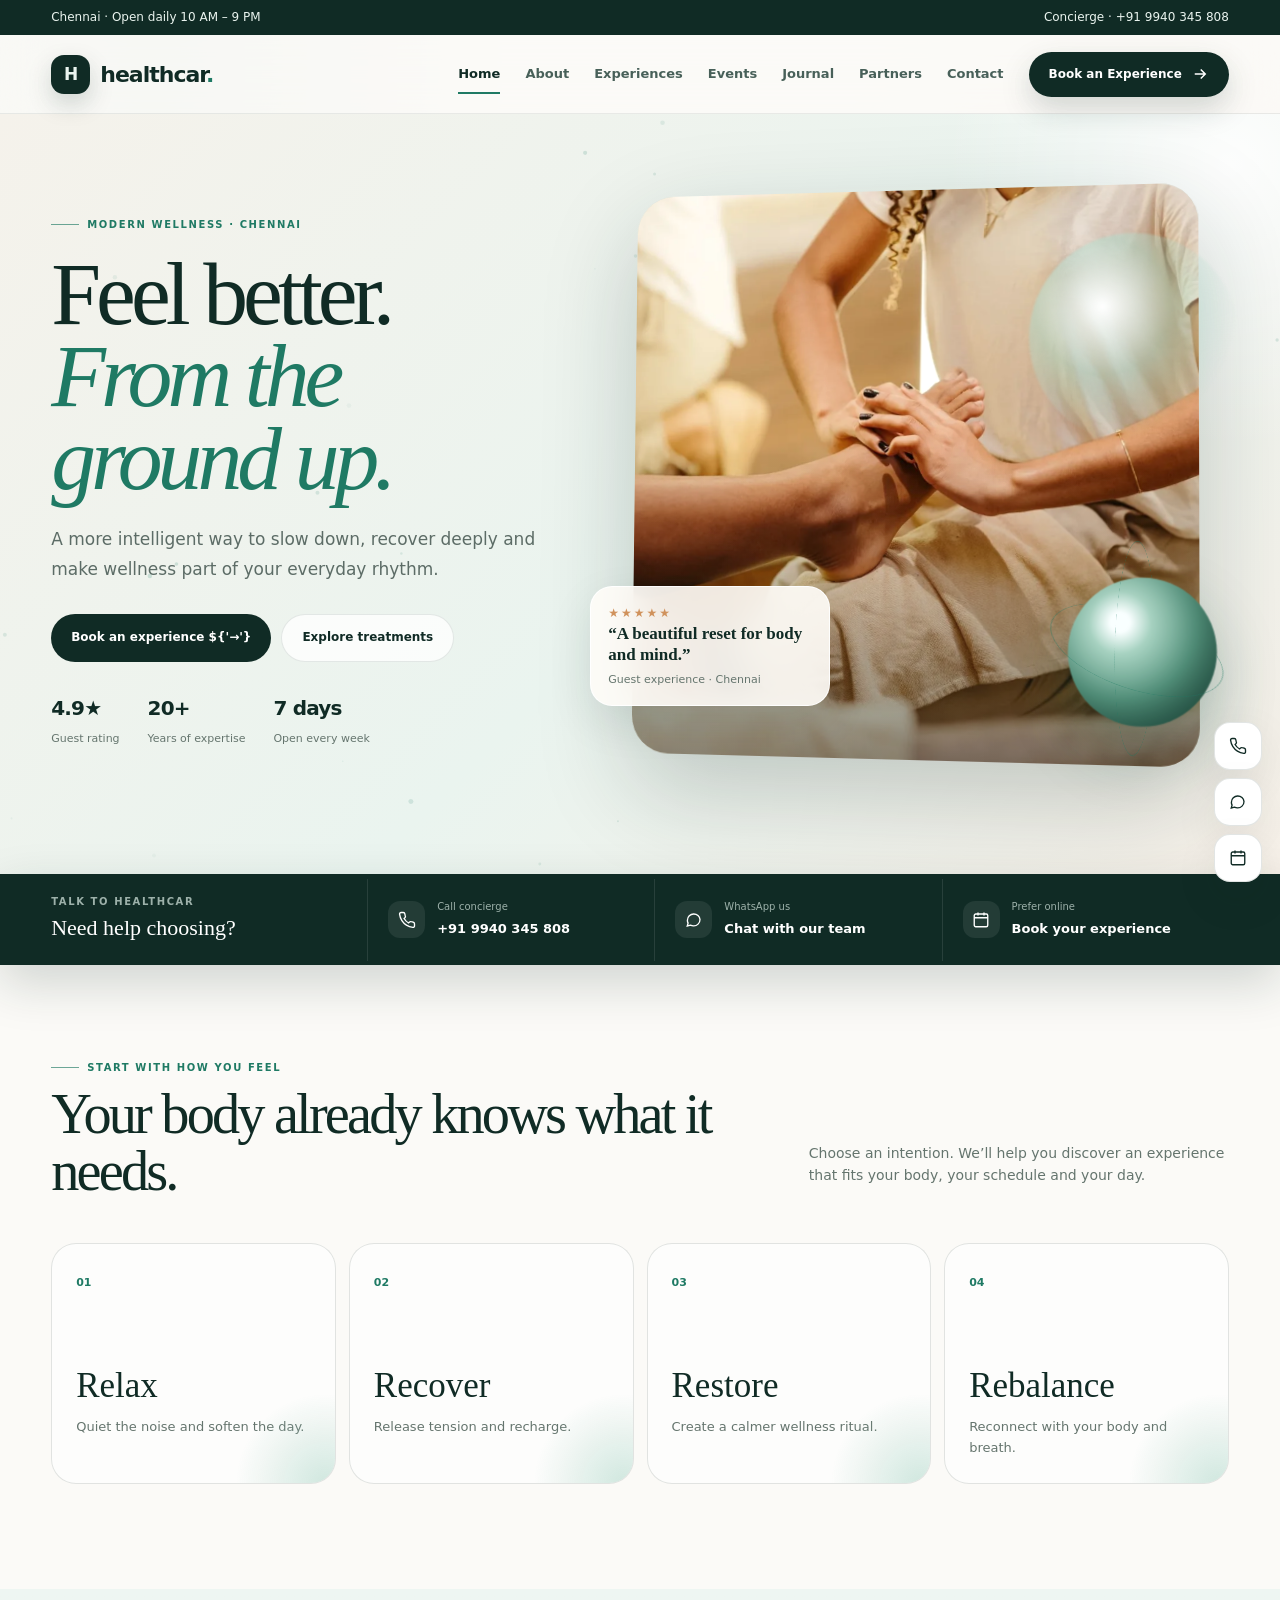
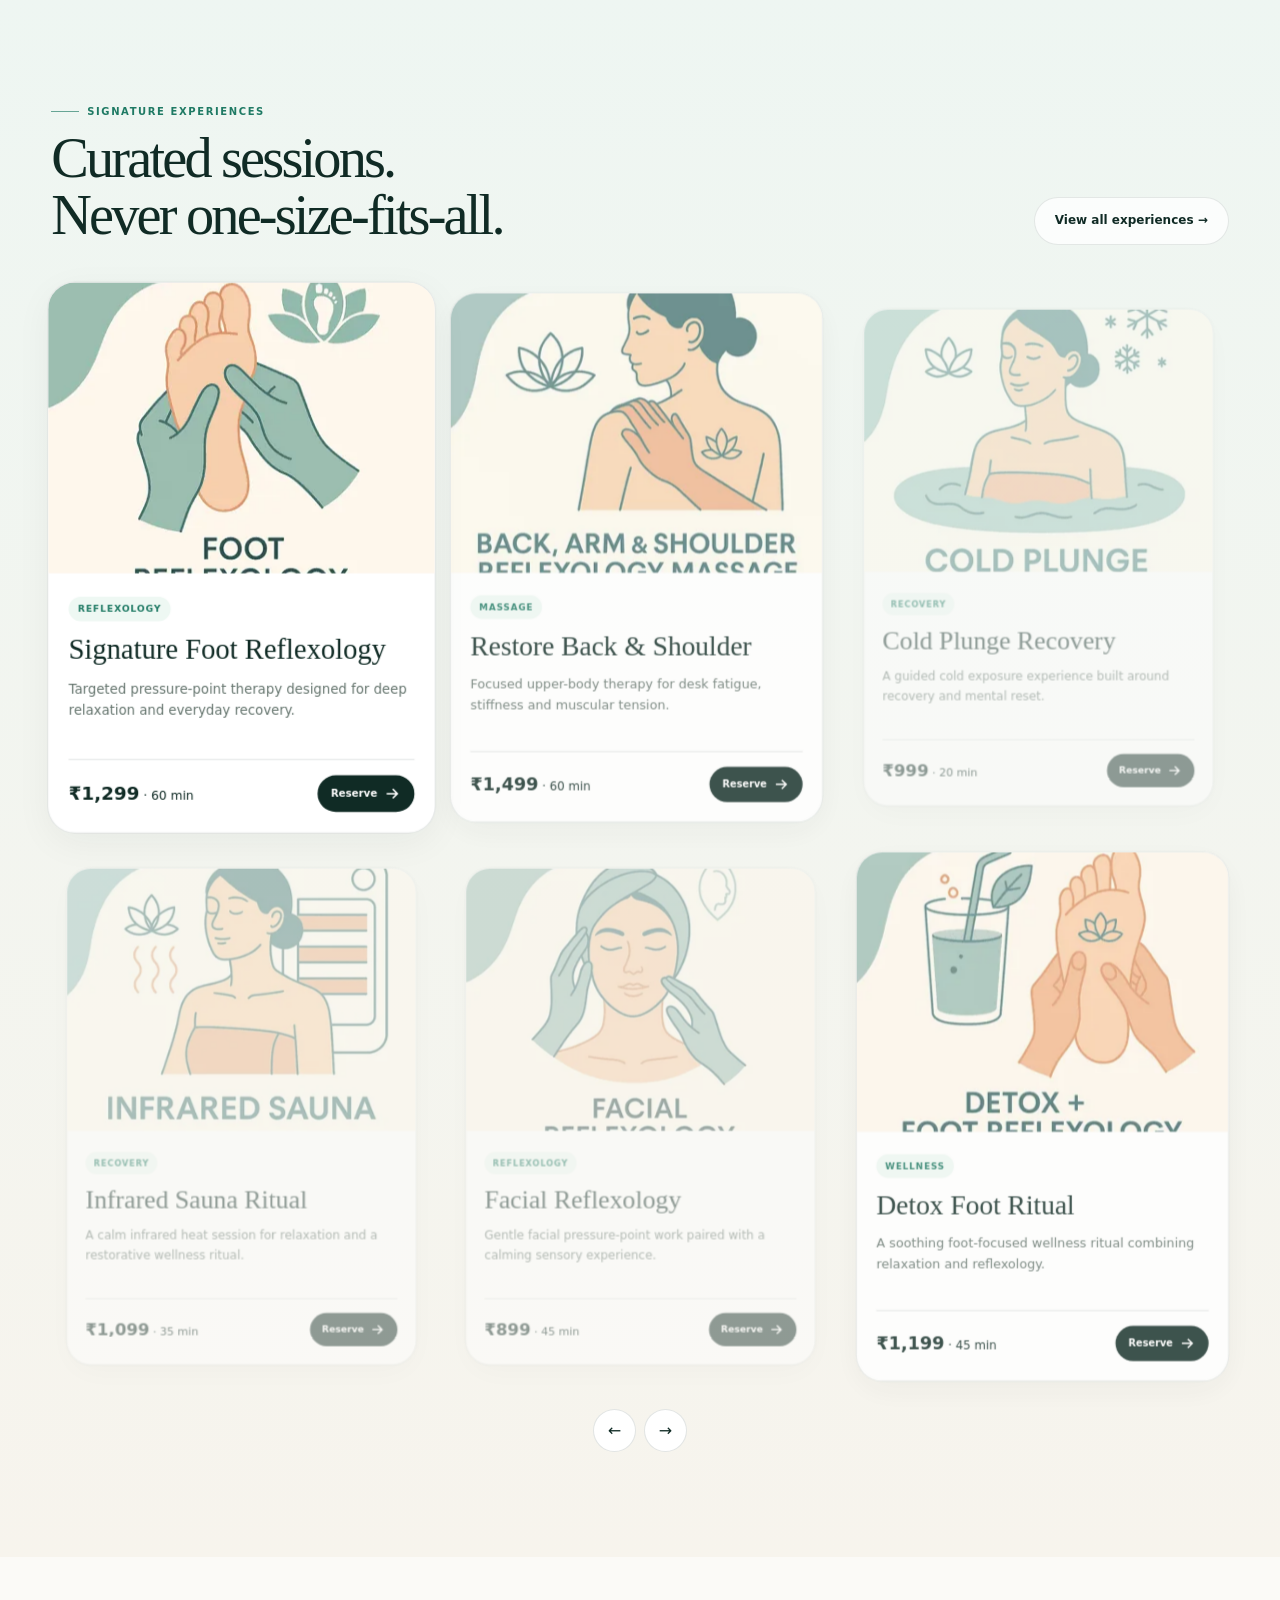
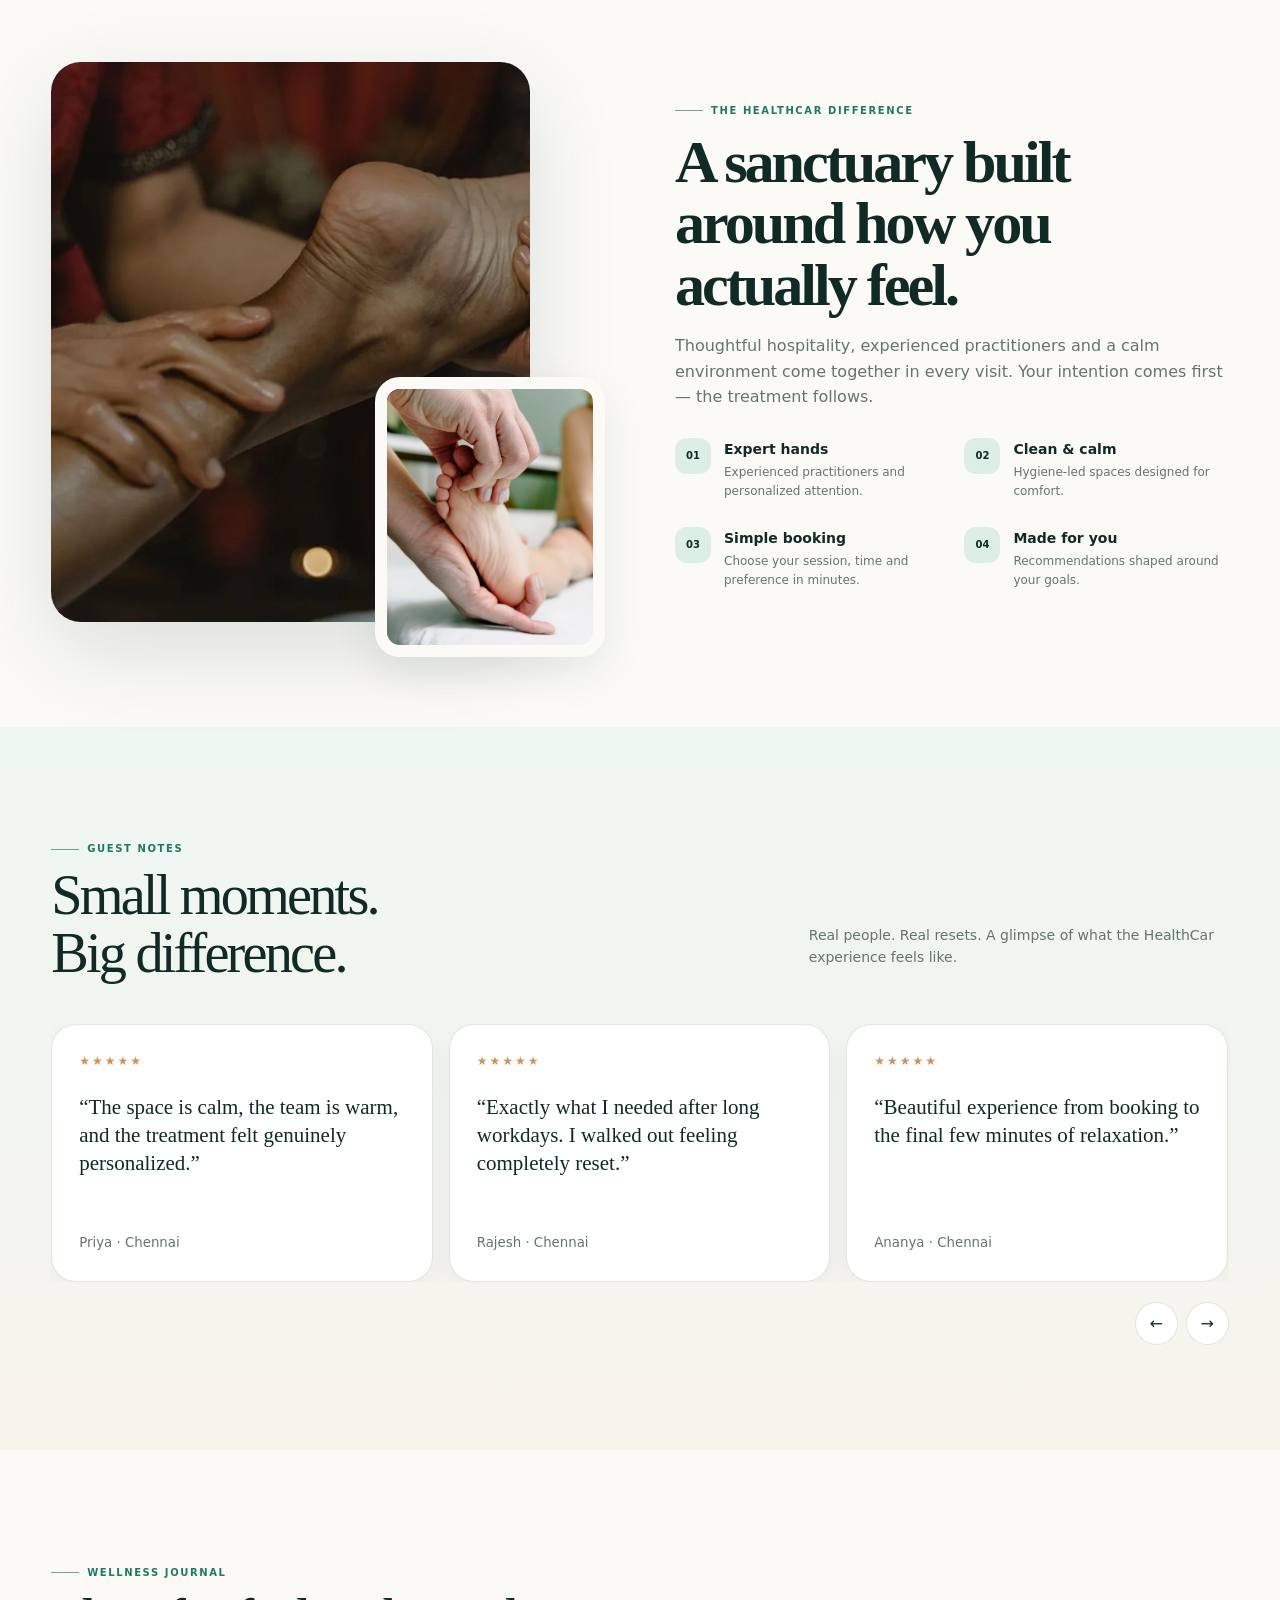
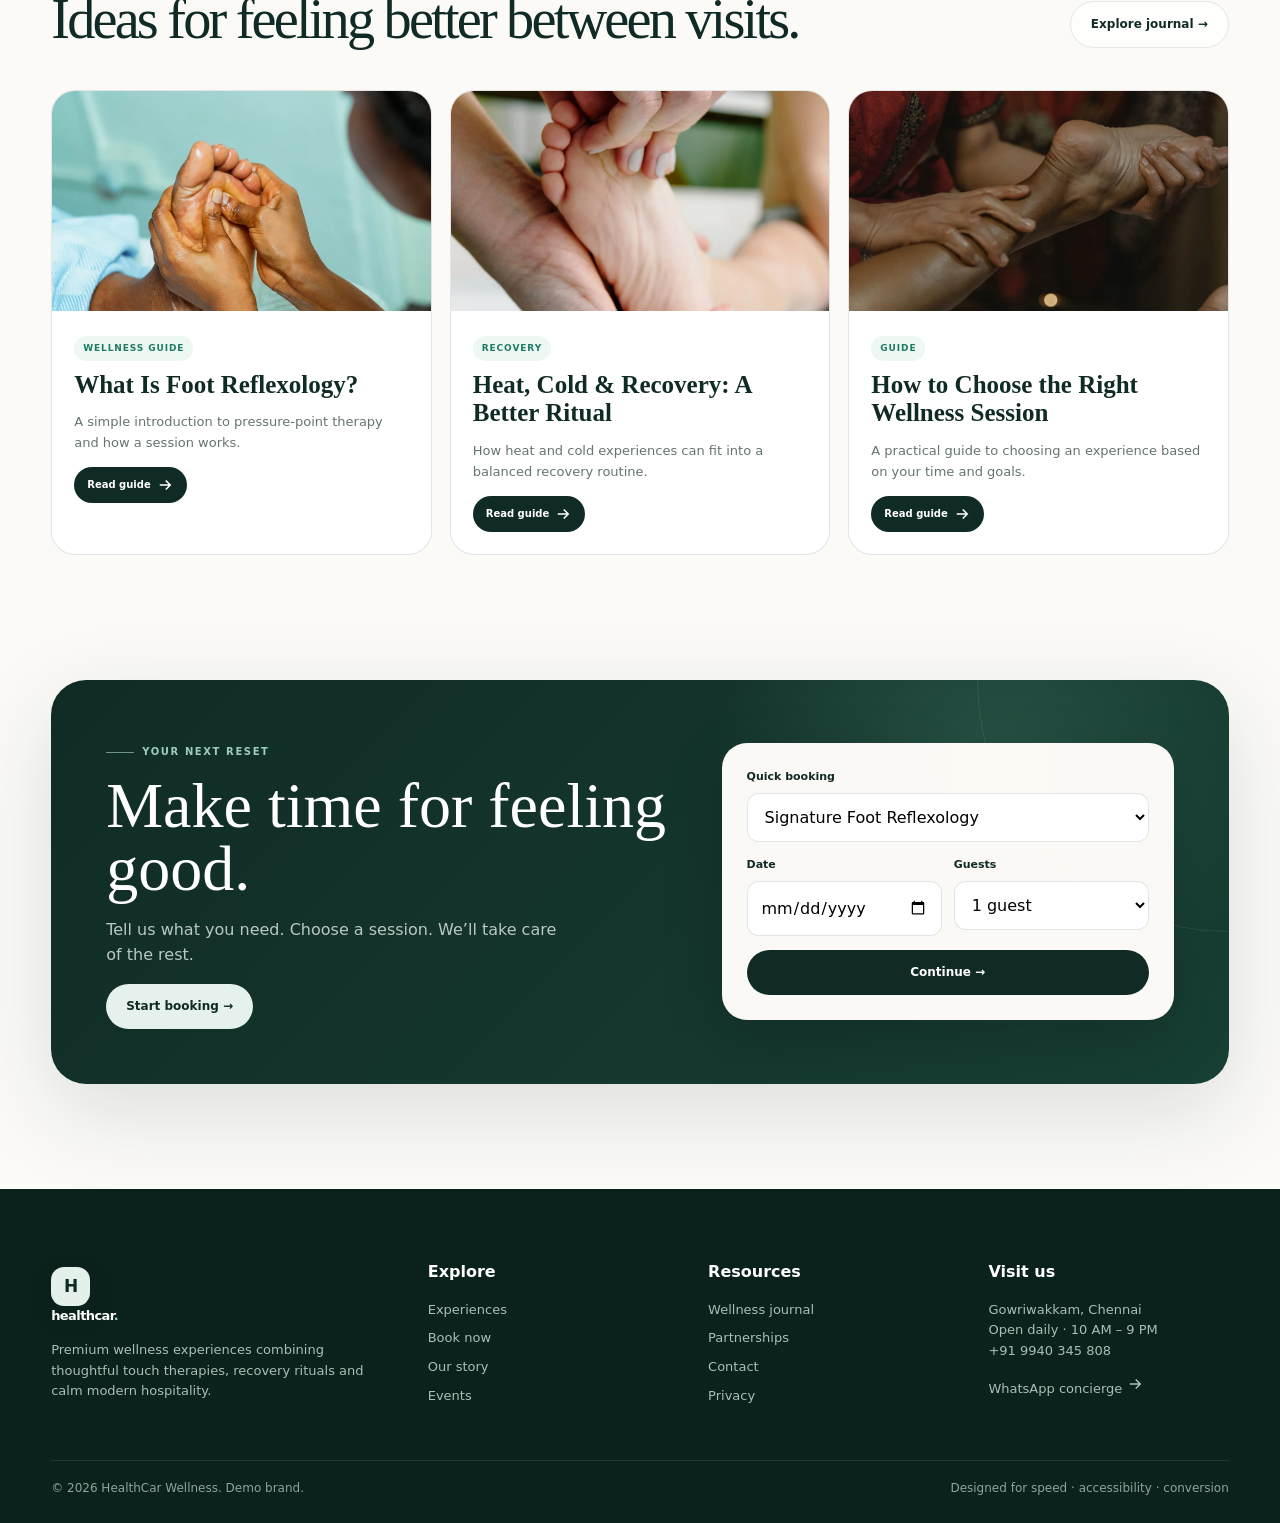
<file: index.html>
<!doctype html>
<html lang="en">
<head>
<meta charset="utf-8"><meta name="viewport" content="width=device-width,initial-scale=1">
<title>HealthCar — Premium Wellness, Recovery & Reflexology</title>
<meta name="description" content="HealthCar creates premium wellness, recovery and reflexology experiences designed around how you feel.">
<link rel="stylesheet" href="css/styles.css">
</head>
<body>
<div id="site-nav"></div>
<main>
<section class="hero">
  <canvas class="hero-particles" aria-hidden="true"></canvas>
  <div class="container hero-grid">
    <div class="hero-copy reveal">
      <span class="eyebrow">Modern wellness · Chennai</span>
      <h1>Feel better.<br><em>From the ground up.</em></h1>
      <p class="lead">A more intelligent way to slow down, recover deeply and make wellness part of your everyday rhythm.</p>
      <div class="actions"><a class="btn btn-primary" href="book.html">Book an experience ${'→'}</a><a class="btn btn-light" href="services.html">Explore treatments</a></div>
      <div class="hero-meta">
        <div class="metric"><strong>4.9★</strong><span>Guest rating</span></div>
        <div class="metric"><strong>20+</strong><span>Years of expertise</span></div>
        <div class="metric"><strong>7 days</strong><span>Open every week</span></div>
      </div>
    </div>
    <div class="hero-visual reveal">
      <div class="hero-media"><img src="assets/pexels-photo-1969597114cd.webp" alt="Premium wellness treatment" fetchpriority="high"></div>
      <div class="hero-glow"></div>
      <div class="orb" aria-hidden="true"><div class="orb-ring"></div><div class="orb-ring r2"></div><div class="orb-core"></div><span class="orb-dot"></span></div>
      <div class="floating-card"><div class="stars">★★★★★</div><strong>“A beautiful reset for body and mind.”</strong><div class="micro">Guest experience · Chennai</div></div>
    </div>
  </div>
</section>
<section class="section" style="padding-top:85px">
 <div class="container">
  <div class="section-head reveal"><div><span class="eyebrow">Start with how you feel</span><h2>Your body already knows what it needs.</h2></div><p>Choose an intention. We’ll help you discover an experience that fits your body, your schedule and your day.</p></div>
  <div class="intent-grid stagger">
   <a class="intent reveal" href="services.html" style="--i:0"><span class="num">01</span><h3>Relax</h3><p>Quiet the noise and soften the day.</p></a>
   <a class="intent reveal" href="services.html" style="--i:1"><span class="num">02</span><h3>Recover</h3><p>Release tension and recharge.</p></a>
   <a class="intent reveal" href="services.html" style="--i:2"><span class="num">03</span><h3>Restore</h3><p>Create a calmer wellness ritual.</p></a>
   <a class="intent reveal" href="services.html" style="--i:3"><span class="num">04</span><h3>Rebalance</h3><p>Reconnect with your body and breath.</p></a>
  </div>
 </div>
</section>
<section class="section alt">
 <div class="container service-stage">
  <div class="section-head reveal"><div><span class="eyebrow">Signature experiences</span><h2>Curated sessions.<br>Never one-size-fits-all.</h2></div><a class="btn btn-light" href="services.html">View all experiences →</a></div>
  <div class="service-carousel" id="home-services"></div>
 </div>
</section>
<section class="section">
 <div class="container story-grid">
  <div class="photo-stack reveal"><img class="main" src="assets/pexels-photo-6188032f6fc.webp" alt="Calm HealthCar wellness room" loading="lazy"><img class="small" src="assets/pexels-photo-6340576884d.webp" alt="Relaxation experience" loading="lazy"></div>
  <div class="reveal"><span class="eyebrow">The HealthCar difference</span><h2 style="font-family:Georgia,serif;font-size:clamp(42px,4.7vw,64px);line-height:1.02;margin:12px 0 18px;letter-spacing:-.05em">A sanctuary built around how you actually feel.</h2><p style="color:var(--muted);max-width:560px">Thoughtful hospitality, experienced practitioners and a calm environment come together in every visit. Your intention comes first — the treatment follows.</p>
   <div class="benefits">
    <div class="benefit"><span class="icon">01</span><div><h4>Expert hands</h4><p>Experienced practitioners and personalized attention.</p></div></div>
    <div class="benefit"><span class="icon">02</span><div><h4>Clean & calm</h4><p>Hygiene-led spaces designed for comfort.</p></div></div>
    <div class="benefit"><span class="icon">03</span><div><h4>Simple booking</h4><p>Choose your session, time and preference in minutes.</p></div></div>
    <div class="benefit"><span class="icon">04</span><div><h4>Made for you</h4><p>Recommendations shaped around your goals.</p></div></div>
   </div>
  </div>
 </div>
</section>
<section class="section alt">
 <div class="container">
  <div class="section-head reveal"><div><span class="eyebrow">Guest notes</span><h2>Small moments.<br>Big difference.</h2></div><p>Real people. Real resets. A glimpse of what the HealthCar experience feels like.</p></div>
  <div class="review-wrap reveal"><div class="review-track">
   <article class="review"><div class="stars">★★★★★</div><p>“The space is calm, the team is warm, and the treatment felt genuinely personalized.”</p><small>Priya · Chennai</small></article>
   <article class="review"><div class="stars">★★★★★</div><p>“Exactly what I needed after long workdays. I walked out feeling completely reset.”</p><small>Rajesh · Chennai</small></article>
   <article class="review"><div class="stars">★★★★★</div><p>“Beautiful experience from booking to the final few minutes of relaxation.”</p><small>Ananya · Chennai</small></article>
   <article class="review"><div class="stars">★★★★★</div><p>“The recommendation was spot on. I did not have to figure out what to book myself.”</p><small>Arun · Chennai</small></article>
   <article class="review"><div class="stars">★★★★★</div><p>“It feels more like a quiet boutique wellness studio than a typical appointment.”</p><small>Meera · Chennai</small></article>
  </div></div>
  <div class="review-controls"><button class="carousel-btn" id="reviewPrev" aria-label="Previous review">←</button><button class="carousel-btn" id="reviewNext" aria-label="Next review">→</button></div>
 </div>
</section>
<section class="section">
 <div class="container">
  <div class="section-head reveal"><div><span class="eyebrow">Wellness journal</span><h2>Ideas for feeling better between visits.</h2></div><a class="btn btn-light" href="blog.html">Explore journal →</a></div>
  <div class="blog-grid" id="home-blog"></div>
 </div>
</section>
<section class="section" style="padding-top:20px">
 <div class="container"><div class="booking reveal">
  <div><span class="eyebrow" style="color:#9bcdbd">Your next reset</span><h2>Make time for feeling good.</h2><p>Tell us what you need. Choose a session. We’ll take care of the rest.</p><a class="btn" style="background:#e5f1ec;color:var(--ink)" href="book.html">Start booking →</a></div>
  <div class="booking-panel"><label>Quick booking</label><select><option>Signature Foot Reflexology</option><option>Restore Back & Shoulder</option><option>Infrared Sauna Ritual</option><option>Cold Plunge Recovery</option></select><div class="row"><div><label>Date</label><input type="date"></div><div><label>Guests</label><select><option>1 guest</option><option>2 guests</option></select></div></div><button class="btn btn-primary" style="width:100%" onclick="location.href='book.html'">Continue →</button></div>
 </div></div>
</section>
</main>
<div id="site-footer"></div>
<script src="js/data.js"></script><script src="js/app.js"></script>
</body></html>
</file>
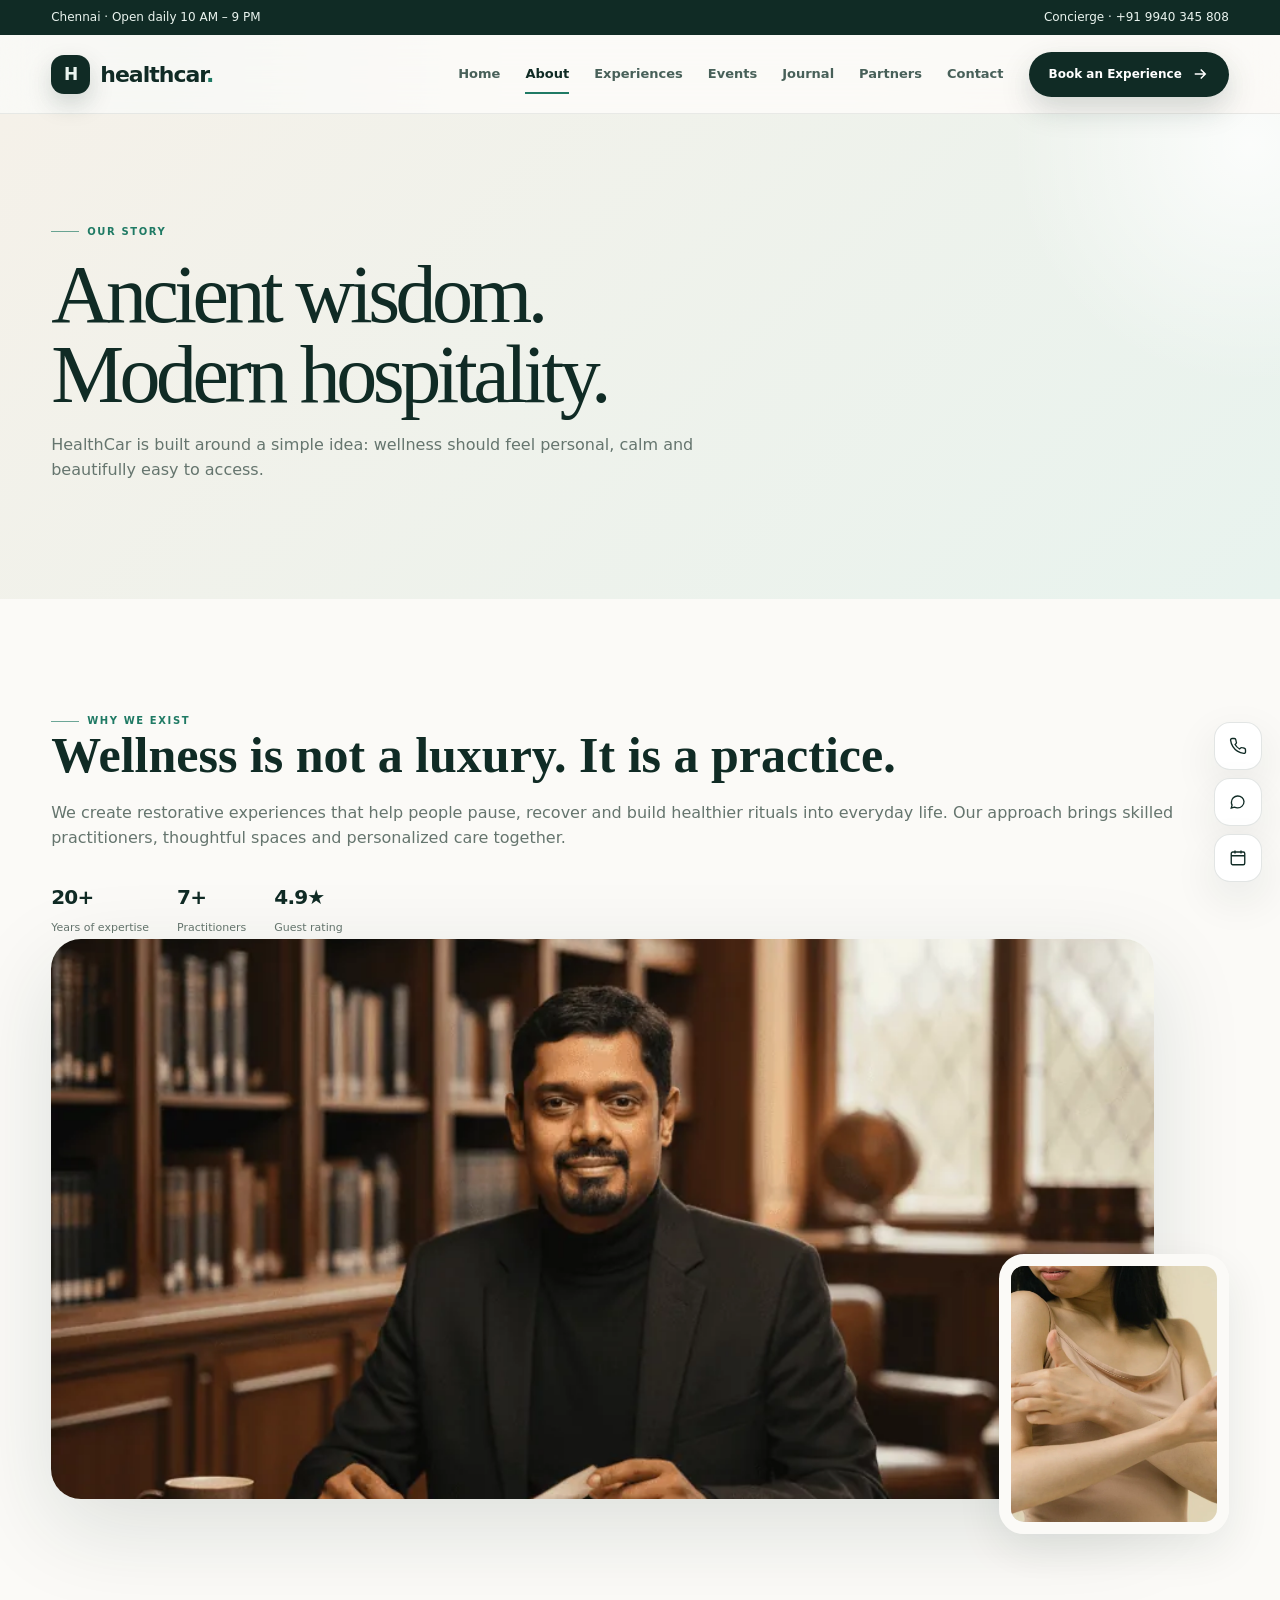
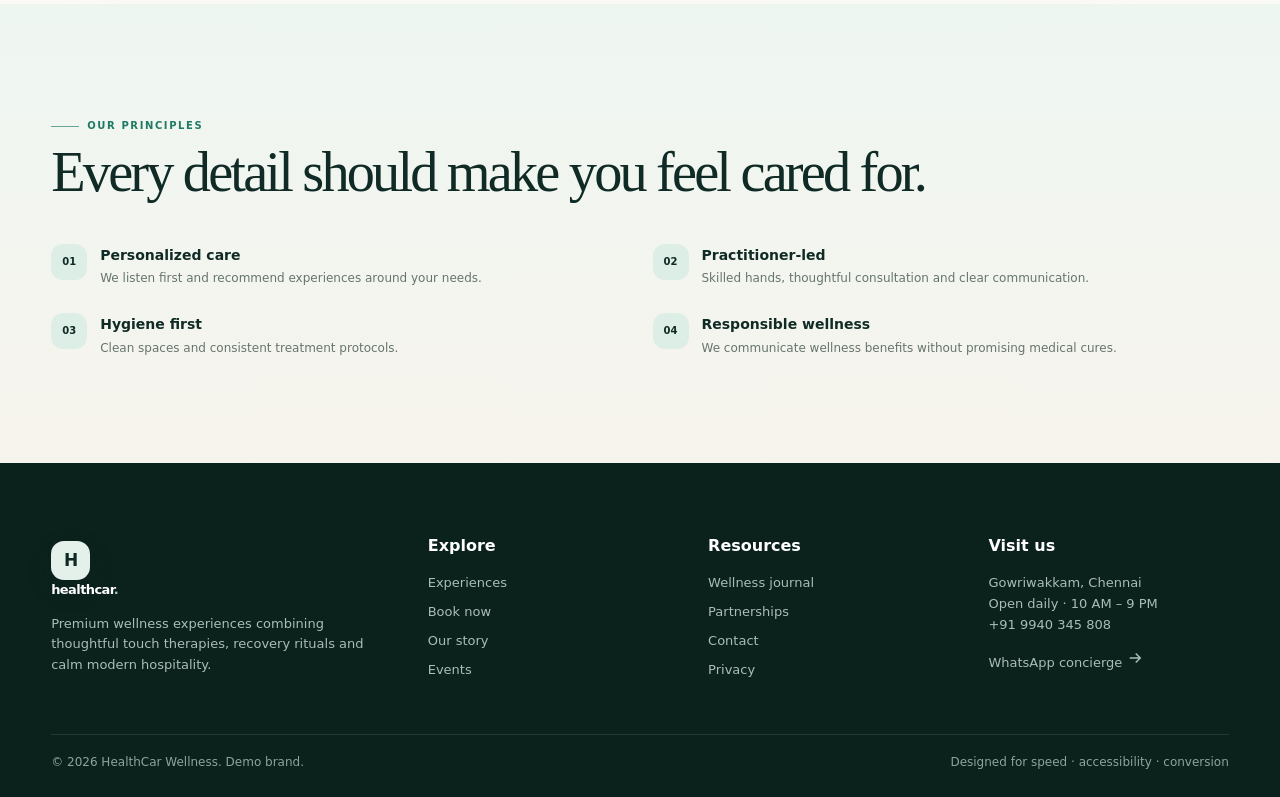
<file: about.html>
<!doctype html><html lang="en"><head><meta charset="utf-8"><meta name="viewport" content="width=device-width,initial-scale=1"><title>About HealthCar — Our Story</title><meta name="description" content="Learn about HealthCar's approach to modern wellness, personalized care and restorative experiences."><link rel="stylesheet" href="css/styles.css"></head><body><div id="site-nav"></div><section class="page-hero"><div class="container"><span class="eyebrow">Our story</span><h1>Ancient wisdom.<br>Modern hospitality.</h1><p>HealthCar is built around a simple idea: wellness should feel personal, calm and beautifully easy to access.</p></div></section><section class="section"><div class="container split"><div class="reveal"><span class="eyebrow">Why we exist</span><h2 style="font-family:'Playfair Display',serif;font-size:50px;line-height:1.05;margin:0 0 18px">Wellness is not a luxury. It is a practice.</h2><p style="color:var(--muted)">We create restorative experiences that help people pause, recover and build healthier rituals into everyday life. Our approach brings skilled practitioners, thoughtful spaces and personalized care together.</p><div class="hero-meta"><div class="metric"><strong>20+</strong><span>Years of expertise</span></div><div class="metric"><strong>7+</strong><span>Practitioners</span></div><div class="metric"><strong>4.9★</strong><span>Guest rating</span></div></div></div><div class="photo-stack reveal"><img class="main" src="assets/d63hc2cq_DrAjay7c47.webp" alt="Wellness practitioner" loading="lazy"><img class="small" src="assets/pexels-photo-97746153ee5.webp" alt="Wellness environment" loading="lazy"></div></div></section><section class="section alt"><div class="container"><div class="section-head"><div><span class="eyebrow">Our principles</span><h2>Every detail should make you feel cared for.</h2></div></div><div class="benefits"><div class="benefit"><span class="icon">01</span><div><h4>Personalized care</h4><p>We listen first and recommend experiences around your needs.</p></div></div><div class="benefit"><span class="icon">02</span><div><h4>Practitioner-led</h4><p>Skilled hands, thoughtful consultation and clear communication.</p></div></div><div class="benefit"><span class="icon">03</span><div><h4>Hygiene first</h4><p>Clean spaces and consistent treatment protocols.</p></div></div><div class="benefit"><span class="icon">04</span><div><h4>Responsible wellness</h4><p>We communicate wellness benefits without promising medical cures.</p></div></div></div></div></section><div id="site-footer"></div><script src="js/data.js"></script><script src="js/app.js"></script></body></html>
</file>
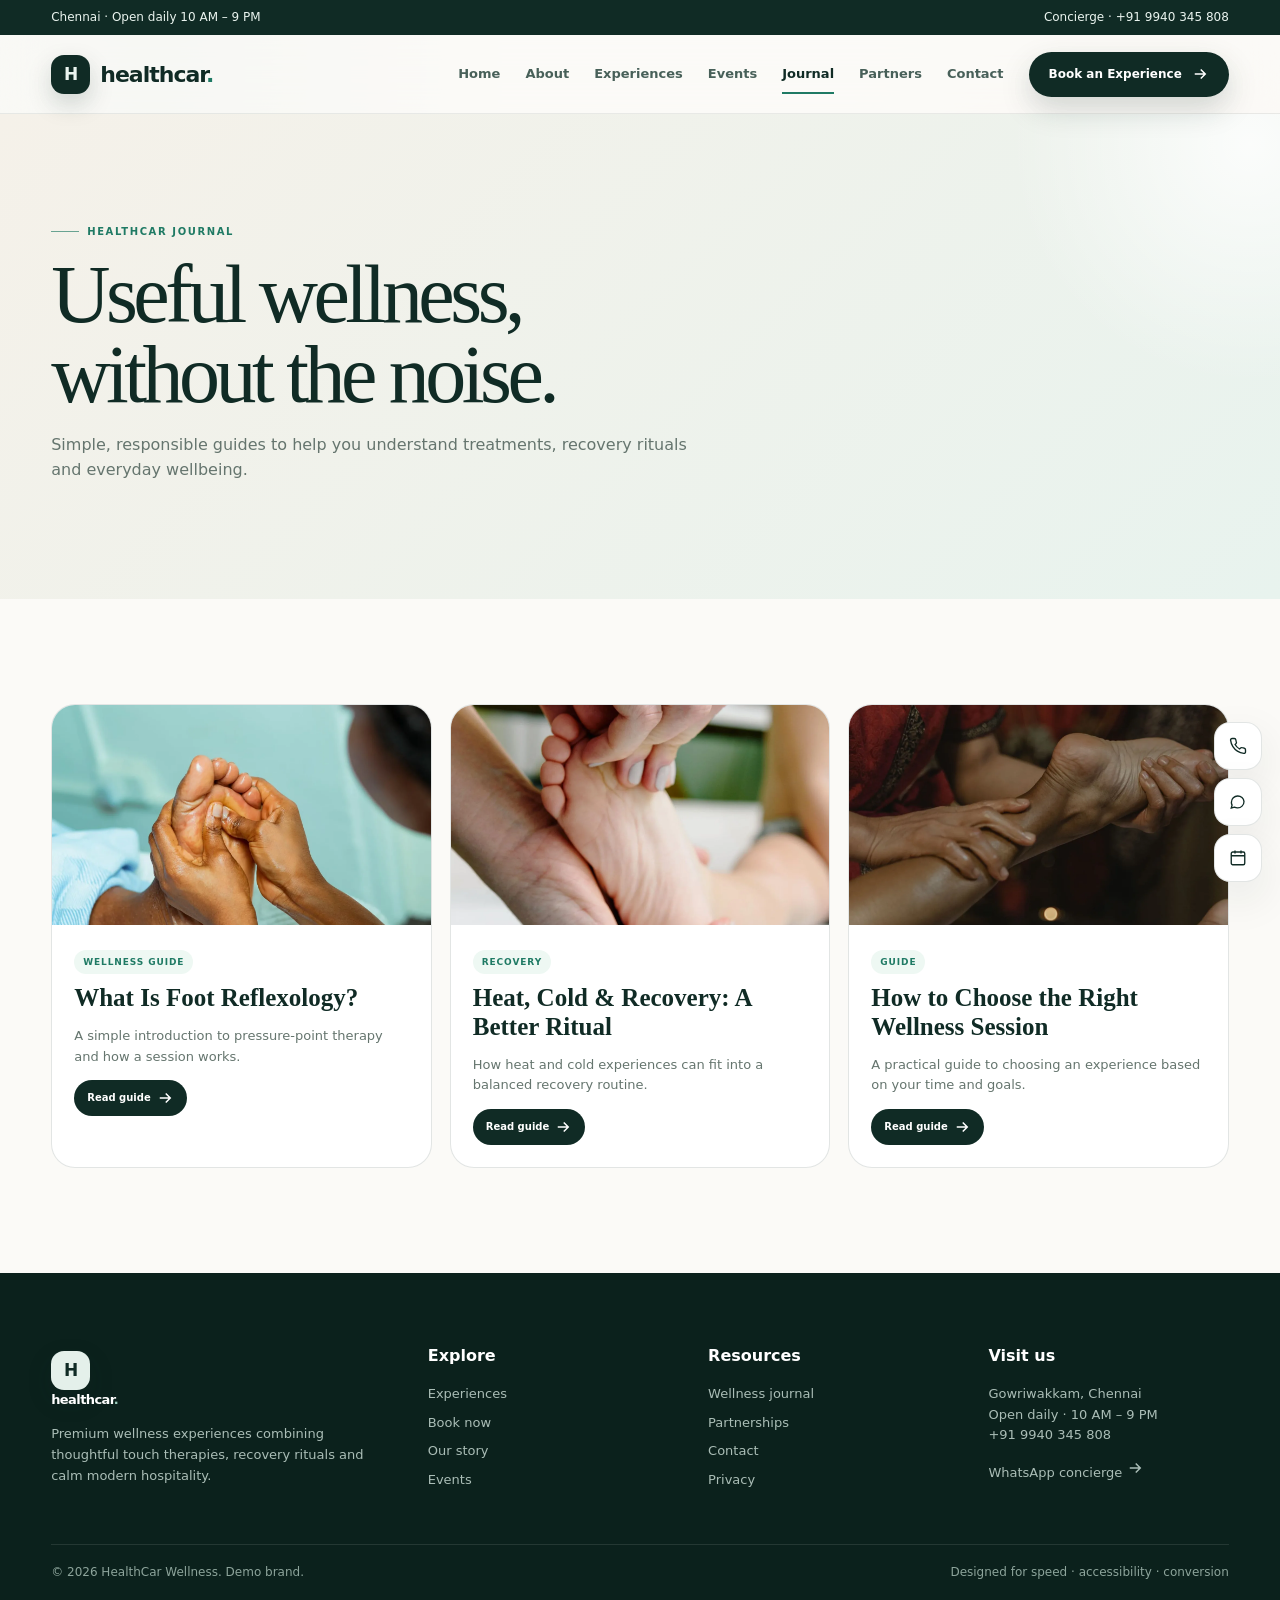
<file: blog.html>
<!doctype html><html lang="en"><head><meta charset="utf-8"><meta name="viewport" content="width=device-width,initial-scale=1"><title>Journal — HealthCar</title><meta name="description" content="Practical wellness guides from HealthCar covering reflexology, recovery and self-care."><link rel="stylesheet" href="css/styles.css"></head><body><div id="site-nav"></div><section class="page-hero"><div class="container"><span class="eyebrow">HealthCar journal</span><h1>Useful wellness,<br>without the noise.</h1><p>Simple, responsible guides to help you understand treatments, recovery rituals and everyday wellbeing.</p></div></section><section class="section"><div class="container"><div class="blog-grid" id="blog-list"></div></div></section><div id="site-footer"></div><script src="js/data.js"></script><script src="js/app.js"></script></body></html>
</file>
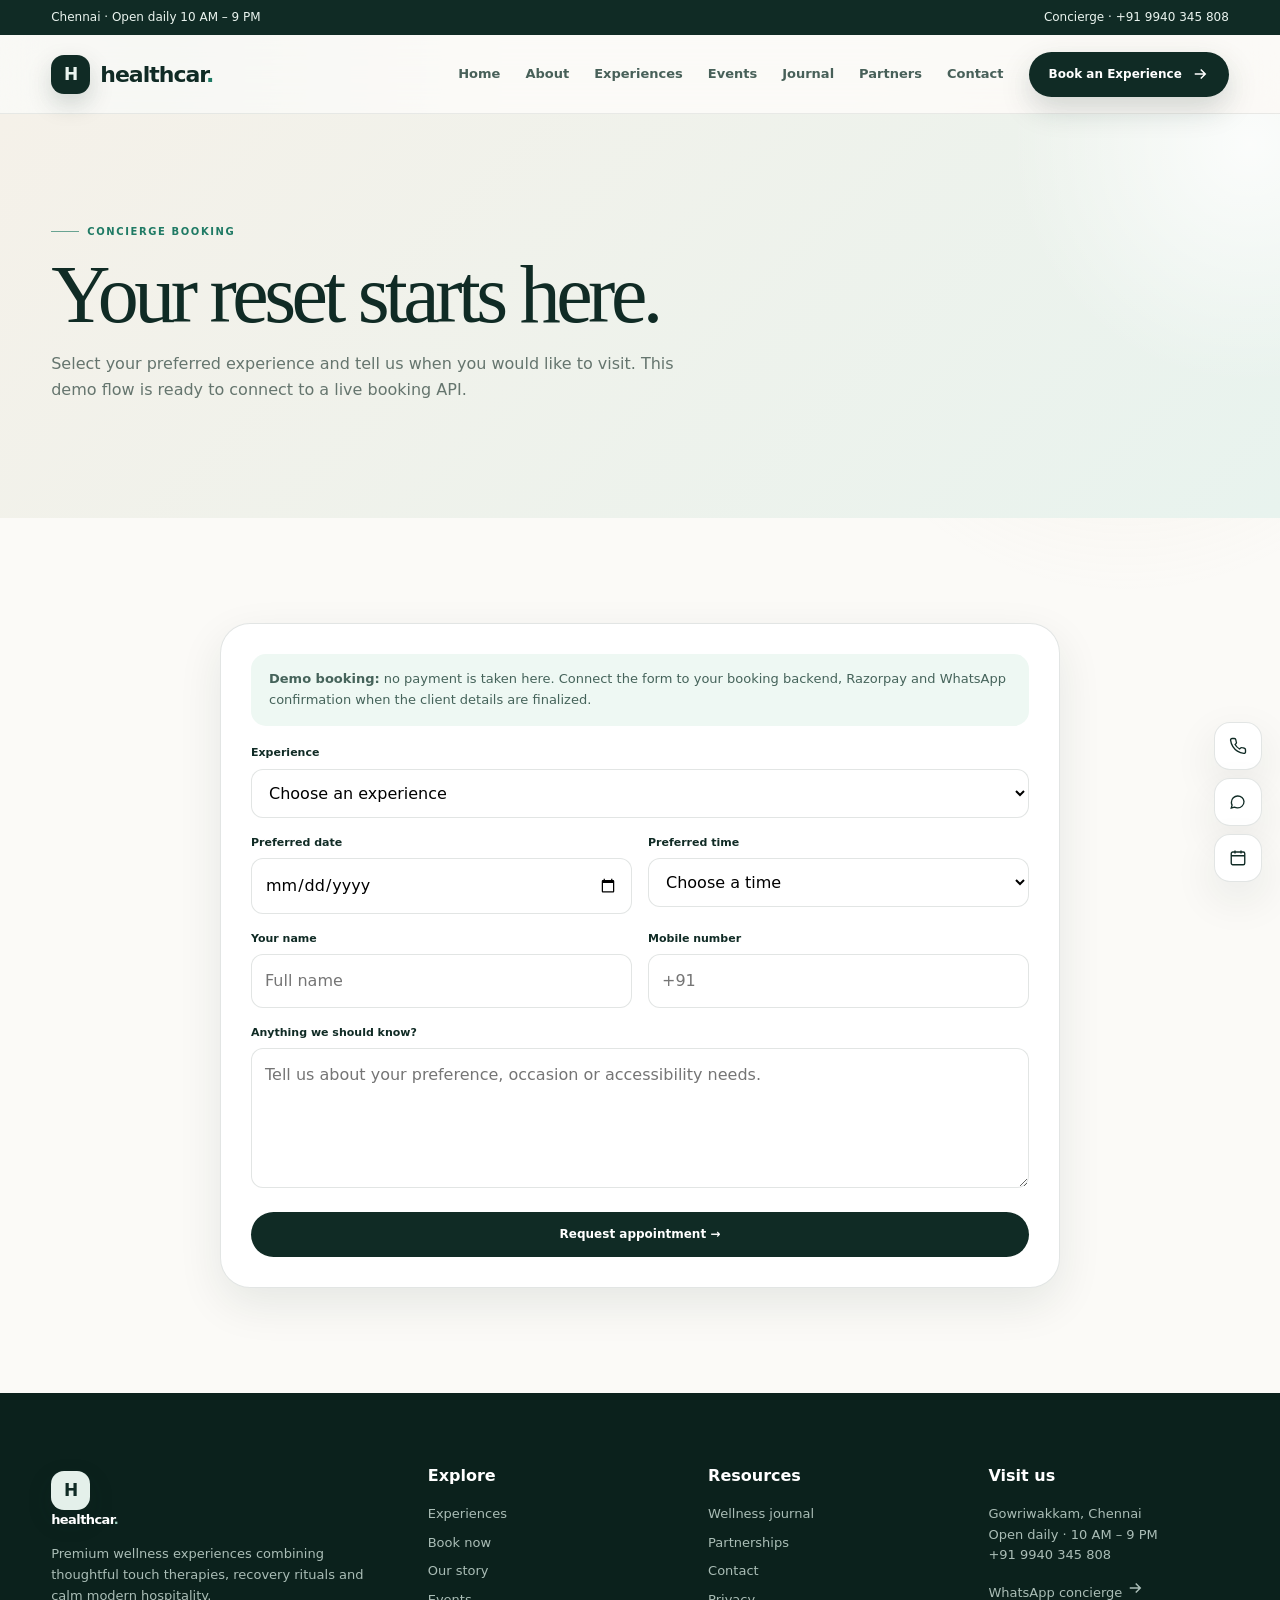
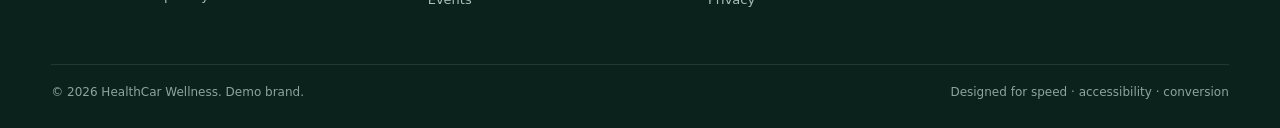
<file: book.html>
<!doctype html><html lang="en"><head><meta charset="utf-8"><meta name="viewport" content="width=device-width,initial-scale=1"><title>Book an Experience — HealthCar</title><meta name="description" content="Book a HealthCar wellness experience in Chennai."><link rel="stylesheet" href="css/styles.css"></head><body><div id="site-nav"></div><section class="page-hero"><div class="container"><span class="eyebrow">Concierge booking</span><h1>Your reset starts here.</h1><p>Select your preferred experience and tell us when you would like to visit. This demo flow is ready to connect to a live booking API.</p></div></section><section class="section"><div class="container"><form class="form-card" id="booking-form"><div class="notice"><strong>Demo booking:</strong> no payment is taken here. Connect the form to your booking backend, Razorpay and WhatsApp confirmation when the client details are finalized.</div><div class="form-grid"><div class="form-group full"><label>Experience</label><select id="service" required></select></div><div class="form-group"><label>Preferred date</label><input type="date" required></div><div class="form-group"><label>Preferred time</label><select required><option value="">Choose a time</option><option>10:00 AM</option><option>11:30 AM</option><option>1:00 PM</option><option>3:00 PM</option><option>5:00 PM</option><option>7:00 PM</option></select></div><div class="form-group"><label>Your name</label><input placeholder="Full name" required></div><div class="form-group"><label>Mobile number</label><input type="tel" placeholder="+91" required></div><div class="form-group full"><label>Anything we should know?</label><textarea placeholder="Tell us about your preference, occasion or accessibility needs."></textarea></div><div class="full"><button class="btn btn-primary" style="width:100%">Request appointment →</button></div></div></form></div></section><div id="site-footer"></div><script src="js/data.js"></script><script src="js/app.js"></script></body></html>
</file>
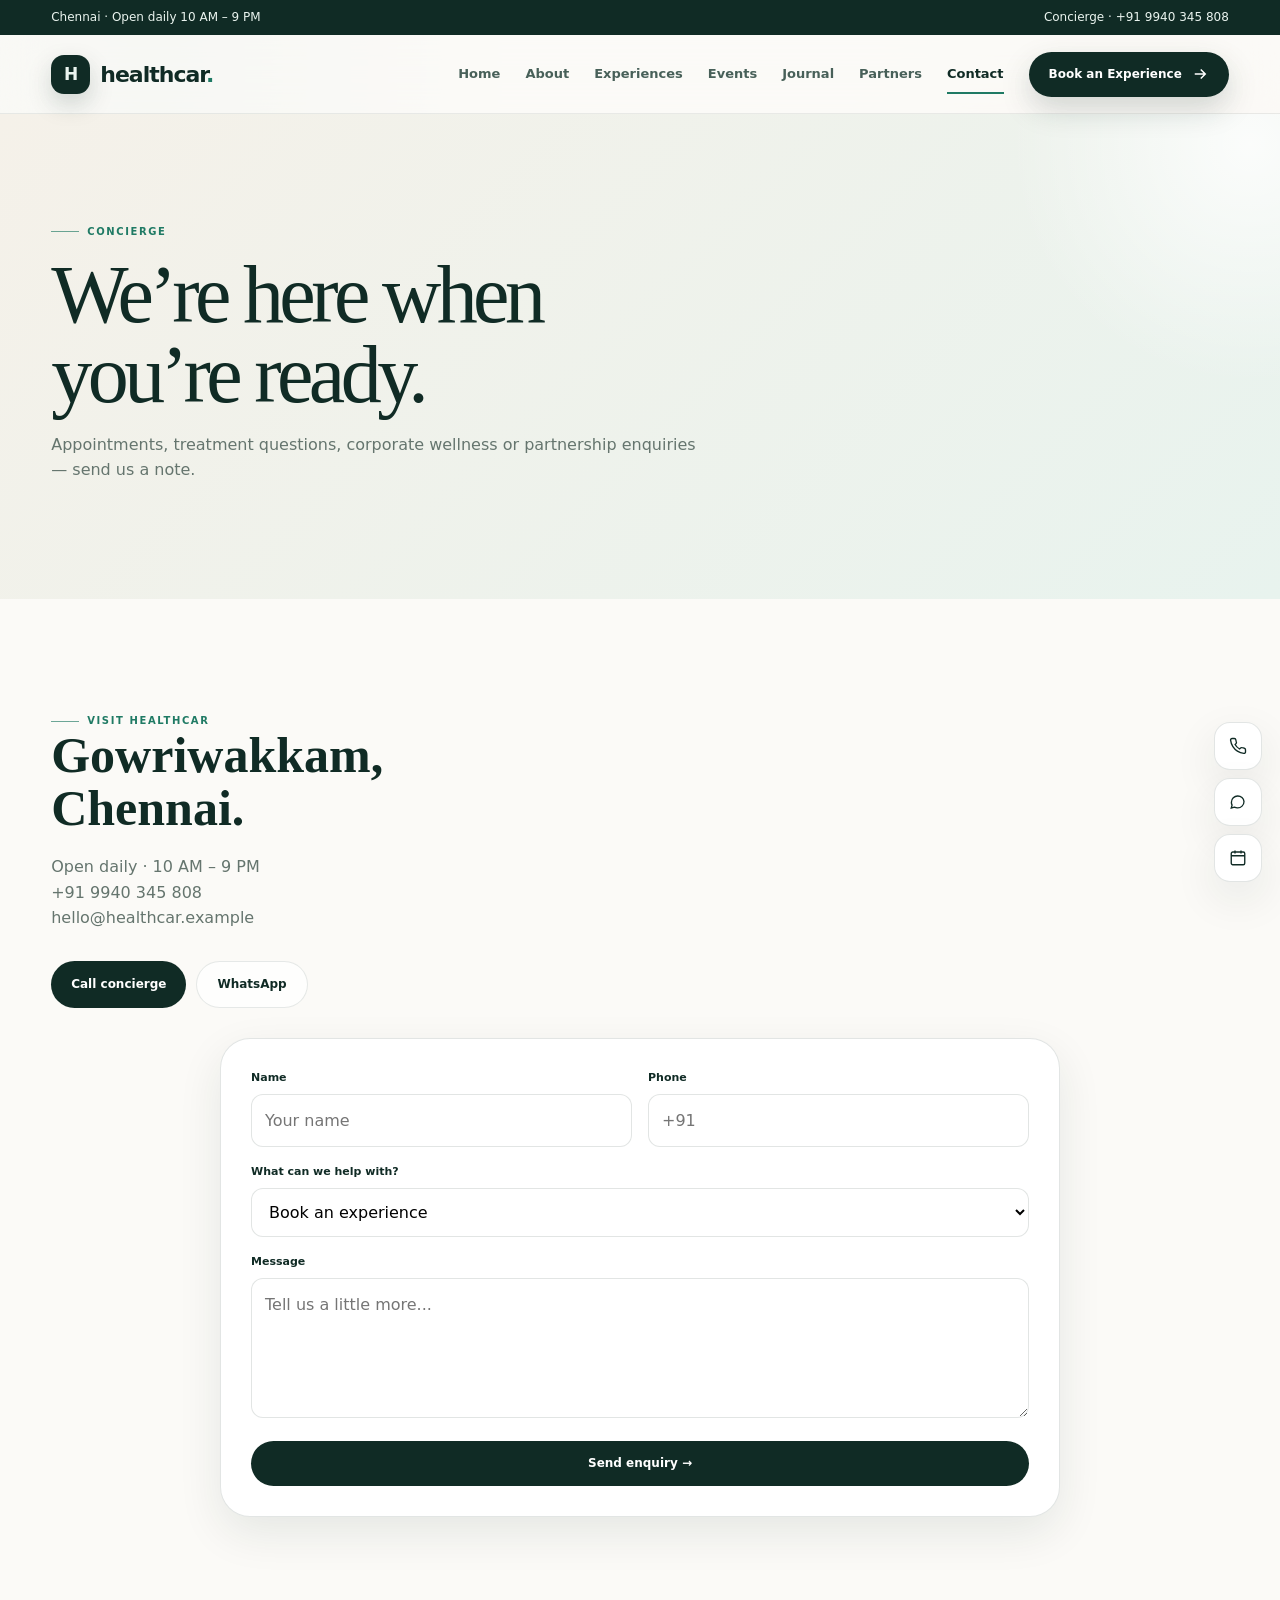
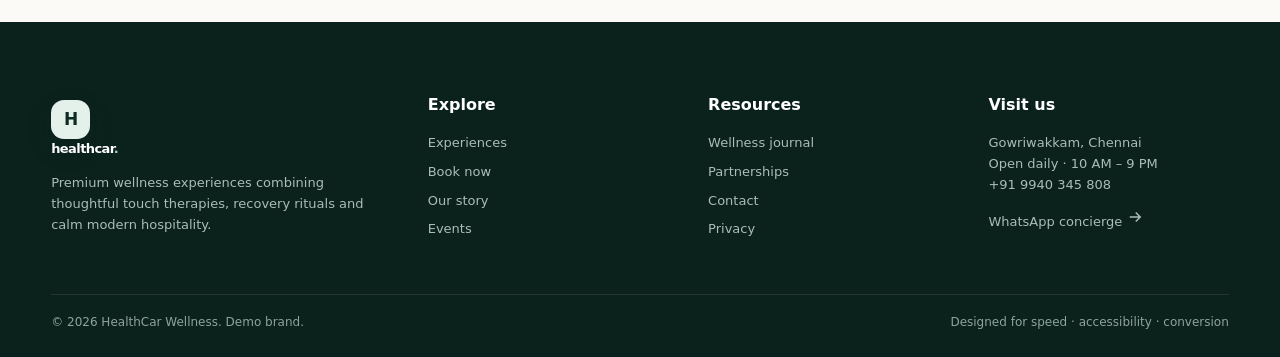
<file: contact.html>
<!doctype html><html lang="en"><head><meta charset="utf-8"><meta name="viewport" content="width=device-width,initial-scale=1"><title>Contact — HealthCar</title><meta name="description" content="Contact HealthCar wellness studio in Chennai for appointments, partnerships and enquiries."><link rel="stylesheet" href="css/styles.css"></head><body><div id="site-nav"></div><section class="page-hero"><div class="container"><span class="eyebrow">Concierge</span><h1>We’re here when<br>you’re ready.</h1><p>Appointments, treatment questions, corporate wellness or partnership enquiries — send us a note.</p></div></section><section class="section"><div class="container split"><div><span class="eyebrow">Visit HealthCar</span><h2 style="font-family:'Playfair Display',serif;font-size:50px;line-height:1.05;margin:0 0 20px">Gowriwakkam,<br>Chennai.</h2><p style="color:var(--muted)">Open daily · 10 AM – 9 PM<br>+91 9940 345 808<br>hello@healthcar.example</p><div class="actions"><a class="btn btn-primary" href="tel:+919940345808">Call concierge</a><a class="btn btn-light" href="https://wa.me/919940345808">WhatsApp</a></div></div><form class="form-card" id="contact-form"><div class="form-grid"><div class="form-group"><label>Name</label><input required placeholder="Your name"></div><div class="form-group"><label>Phone</label><input required placeholder="+91"></div><div class="form-group full"><label>What can we help with?</label><select><option>Book an experience</option><option>Ask about treatments</option><option>Corporate wellness</option><option>Partnership</option></select></div><div class="form-group full"><label>Message</label><textarea placeholder="Tell us a little more..."></textarea></div><div class="full"><button class="btn btn-primary" style="width:100%">Send enquiry →</button></div></div></form></div></section><div id="site-footer"></div><script src="js/data.js"></script><script src="js/app.js"></script></body></html>
</file>
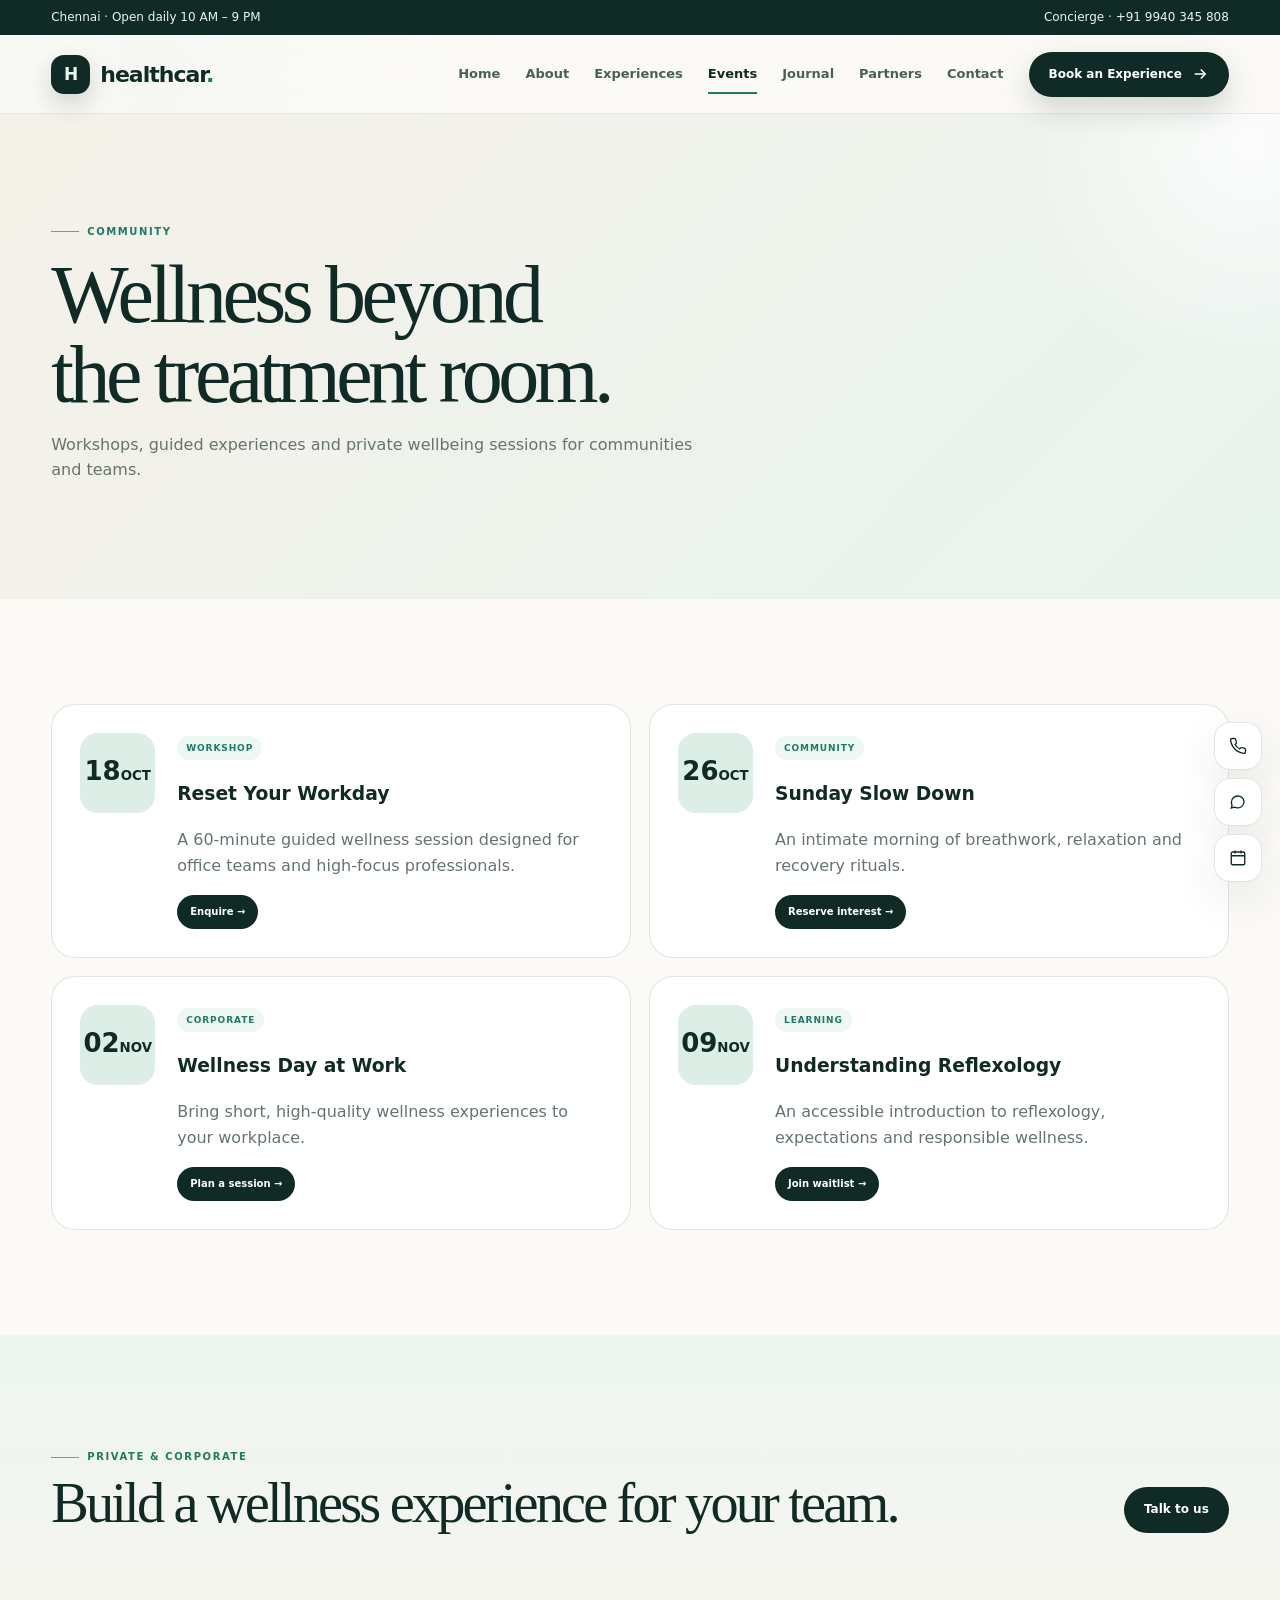
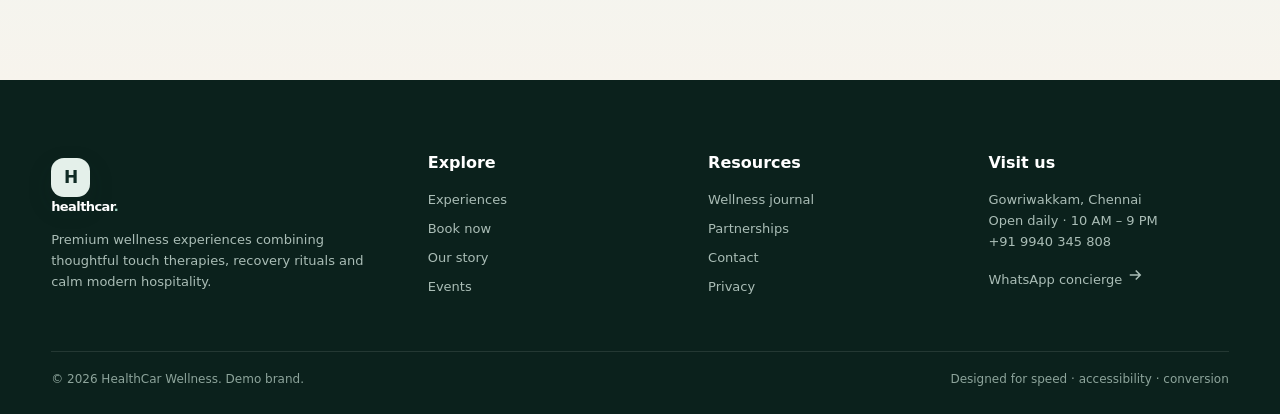
<file: events.html>
<!doctype html><html lang="en"><head><meta charset="utf-8"><meta name="viewport" content="width=device-width,initial-scale=1"><title>Events — HealthCar</title><meta name="description" content="Wellness workshops, community experiences and corporate wellbeing events from HealthCar."><link rel="stylesheet" href="css/styles.css"></head><body><div id="site-nav"></div><section class="page-hero"><div class="container"><span class="eyebrow">Community</span><h1>Wellness beyond<br>the treatment room.</h1><p>Workshops, guided experiences and private wellbeing sessions for communities and teams.</p></div></section><section class="section"><div class="container"><div class="event-grid"><article class="event reveal"><div class="date"><div><strong>18</strong><small>OCT</small></div></div><div><span class="tag">Workshop</span><h3>Reset Your Workday</h3><p style="color:var(--muted)">A 60-minute guided wellness session designed for office teams and high-focus professionals.</p><a class="small-btn" href="contact.html">Enquire →</a></div></article><article class="event reveal"><div class="date"><div><strong>26</strong><small>OCT</small></div></div><div><span class="tag">Community</span><h3>Sunday Slow Down</h3><p style="color:var(--muted)">An intimate morning of breathwork, relaxation and recovery rituals.</p><a class="small-btn" href="contact.html">Reserve interest →</a></div></article><article class="event reveal"><div class="date"><div><strong>02</strong><small>NOV</small></div></div><div><span class="tag">Corporate</span><h3>Wellness Day at Work</h3><p style="color:var(--muted)">Bring short, high-quality wellness experiences to your workplace.</p><a class="small-btn" href="contact.html">Plan a session →</a></div></article><article class="event reveal"><div class="date"><div><strong>09</strong><small>NOV</small></div></div><div><span class="tag">Learning</span><h3>Understanding Reflexology</h3><p style="color:var(--muted)">An accessible introduction to reflexology, expectations and responsible wellness.</p><a class="small-btn" href="contact.html">Join waitlist →</a></div></article></div></div></section><section class="section alt"><div class="container"><div class="section-head"><div><span class="eyebrow">Private & corporate</span><h2>Build a wellness experience for your team.</h2></div><a class="btn btn-primary" href="contact.html">Talk to us</a></div></div></section><div id="site-footer"></div><script src="js/data.js"></script><script src="js/app.js"></script></body></html>
</file>
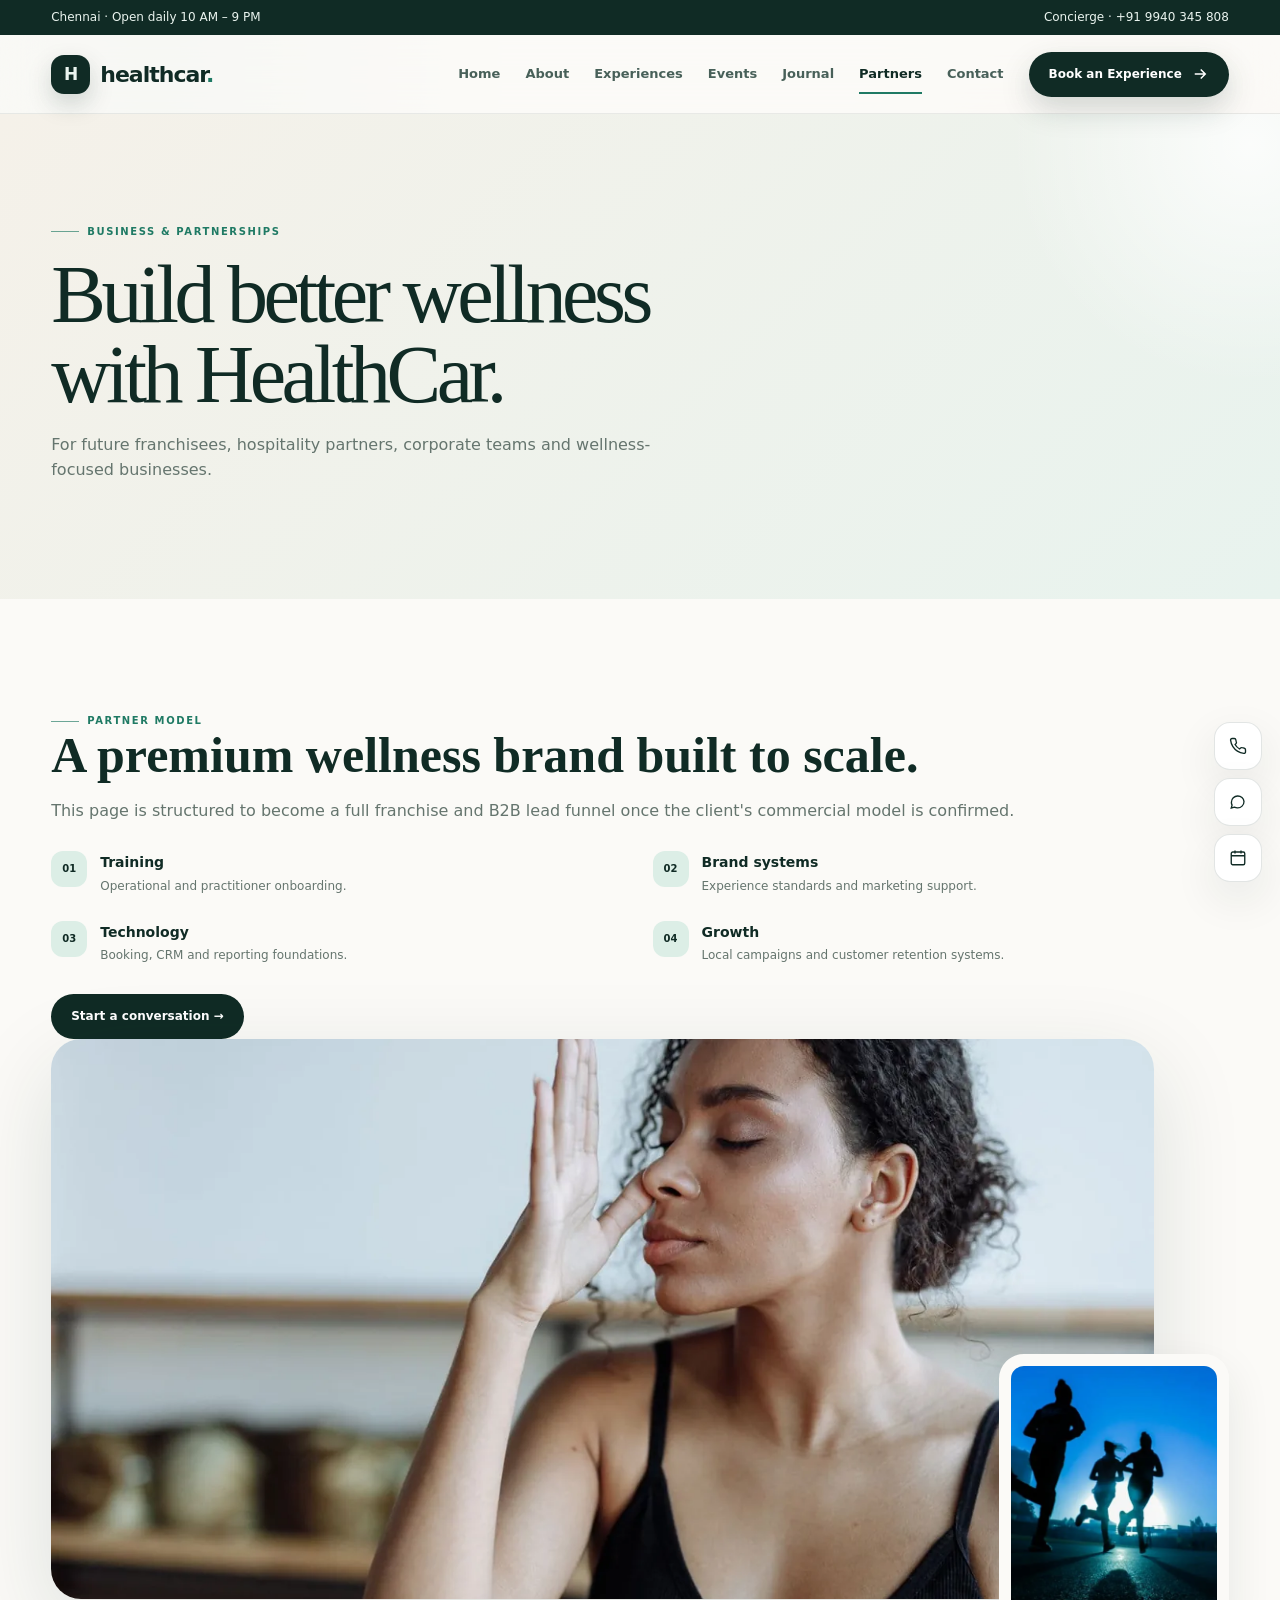
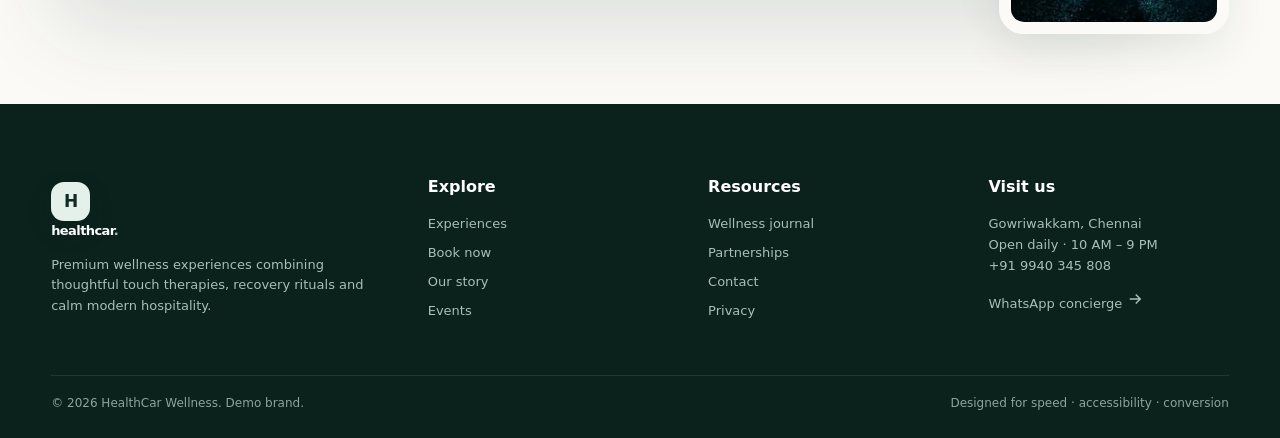
<file: franchise.html>
<!doctype html><html lang="en"><head><meta charset="utf-8"><meta name="viewport" content="width=device-width,initial-scale=1"><title>Partners — HealthCar</title><meta name="description" content="Partner with HealthCar for wellness studios, corporate programs and future franchise opportunities."><link rel="stylesheet" href="css/styles.css"></head><body><div id="site-nav"></div><section class="page-hero"><div class="container"><span class="eyebrow">Business & partnerships</span><h1>Build better wellness<br>with HealthCar.</h1><p>For future franchisees, hospitality partners, corporate teams and wellness-focused businesses.</p></div></section><section class="section"><div class="container split"><div class="reveal"><span class="eyebrow">Partner model</span><h2 style="font-family:'Playfair Display',serif;font-size:50px;line-height:1.05;margin:0 0 15px">A premium wellness brand built to scale.</h2><p style="color:var(--muted)">This page is structured to become a full franchise and B2B lead funnel once the client's commercial model is confirmed.</p><div class="benefits"><div class="benefit"><span class="icon">01</span><div><h4>Training</h4><p>Operational and practitioner onboarding.</p></div></div><div class="benefit"><span class="icon">02</span><div><h4>Brand systems</h4><p>Experience standards and marketing support.</p></div></div><div class="benefit"><span class="icon">03</span><div><h4>Technology</h4><p>Booking, CRM and reporting foundations.</p></div></div><div class="benefit"><span class="icon">04</span><div><h4>Growth</h4><p>Local campaigns and customer retention systems.</p></div></div></div><a class="btn btn-primary" style="margin-top:28px" href="contact.html">Start a conversation →</a></div><div class="photo-stack reveal"><img class="main" src="assets/pexels-photo-69582563837.webp" alt="Premium wellness interior" loading="lazy"><img class="small" src="assets/photo-1552674605-db6ffd4facb5ceb9.webp" alt="Wellness treatment" loading="lazy"></div></div></section><div id="site-footer"></div><script src="js/data.js"></script><script src="js/app.js"></script></body></html>
</file>
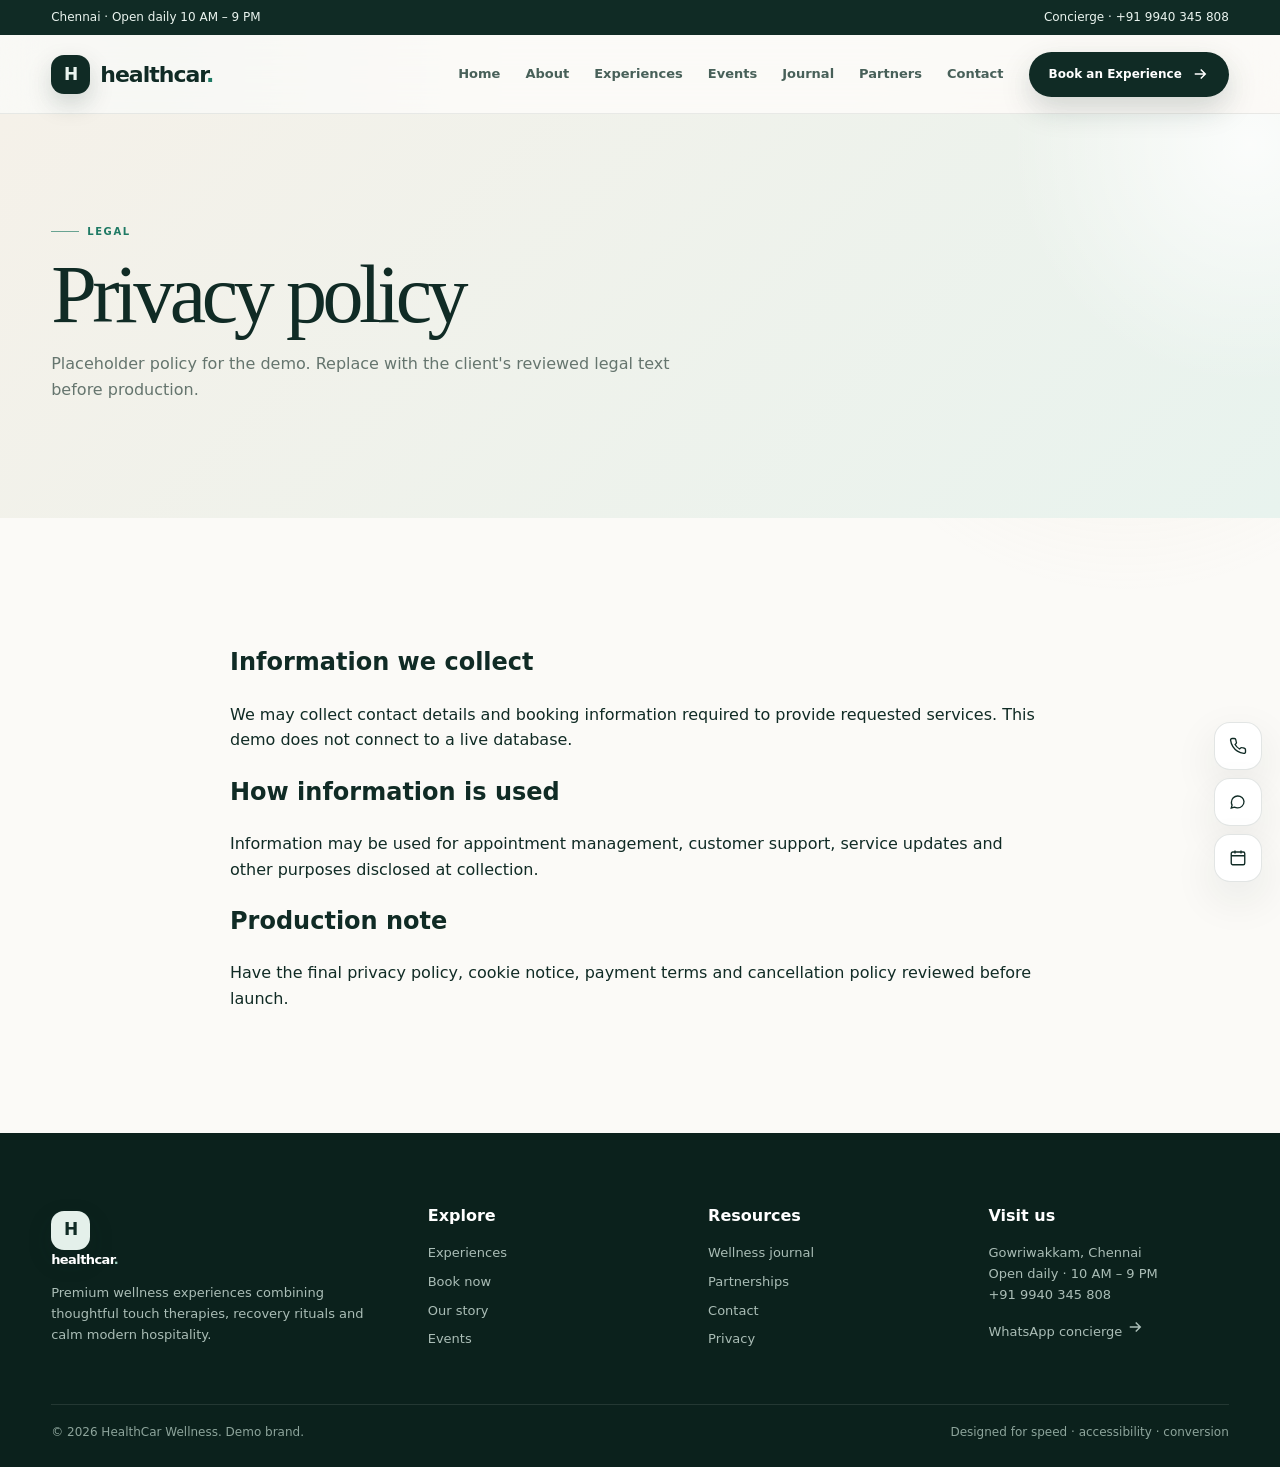
<file: privacy.html>
<!doctype html><html lang="en"><head><meta charset="utf-8"><meta name="viewport" content="width=device-width,initial-scale=1"><title>Privacy — HealthCar</title><link rel="stylesheet" href="css/styles.css"></head><body><div id="site-nav"></div><section class="page-hero"><div class="container"><span class="eyebrow">Legal</span><h1>Privacy policy</h1><p>Placeholder policy for the demo. Replace with the client's reviewed legal text before production.</p></div></section><section class="section"><div class="container" style="max-width:820px"><h2>Information we collect</h2><p>We may collect contact details and booking information required to provide requested services. This demo does not connect to a live database.</p><h2>How information is used</h2><p>Information may be used for appointment management, customer support, service updates and other purposes disclosed at collection.</p><h2>Production note</h2><p>Have the final privacy policy, cookie notice, payment terms and cancellation policy reviewed before launch.</p></div></section><div id="site-footer"></div><script src="js/data.js"></script><script src="js/app.js"></script></body></html>
</file>
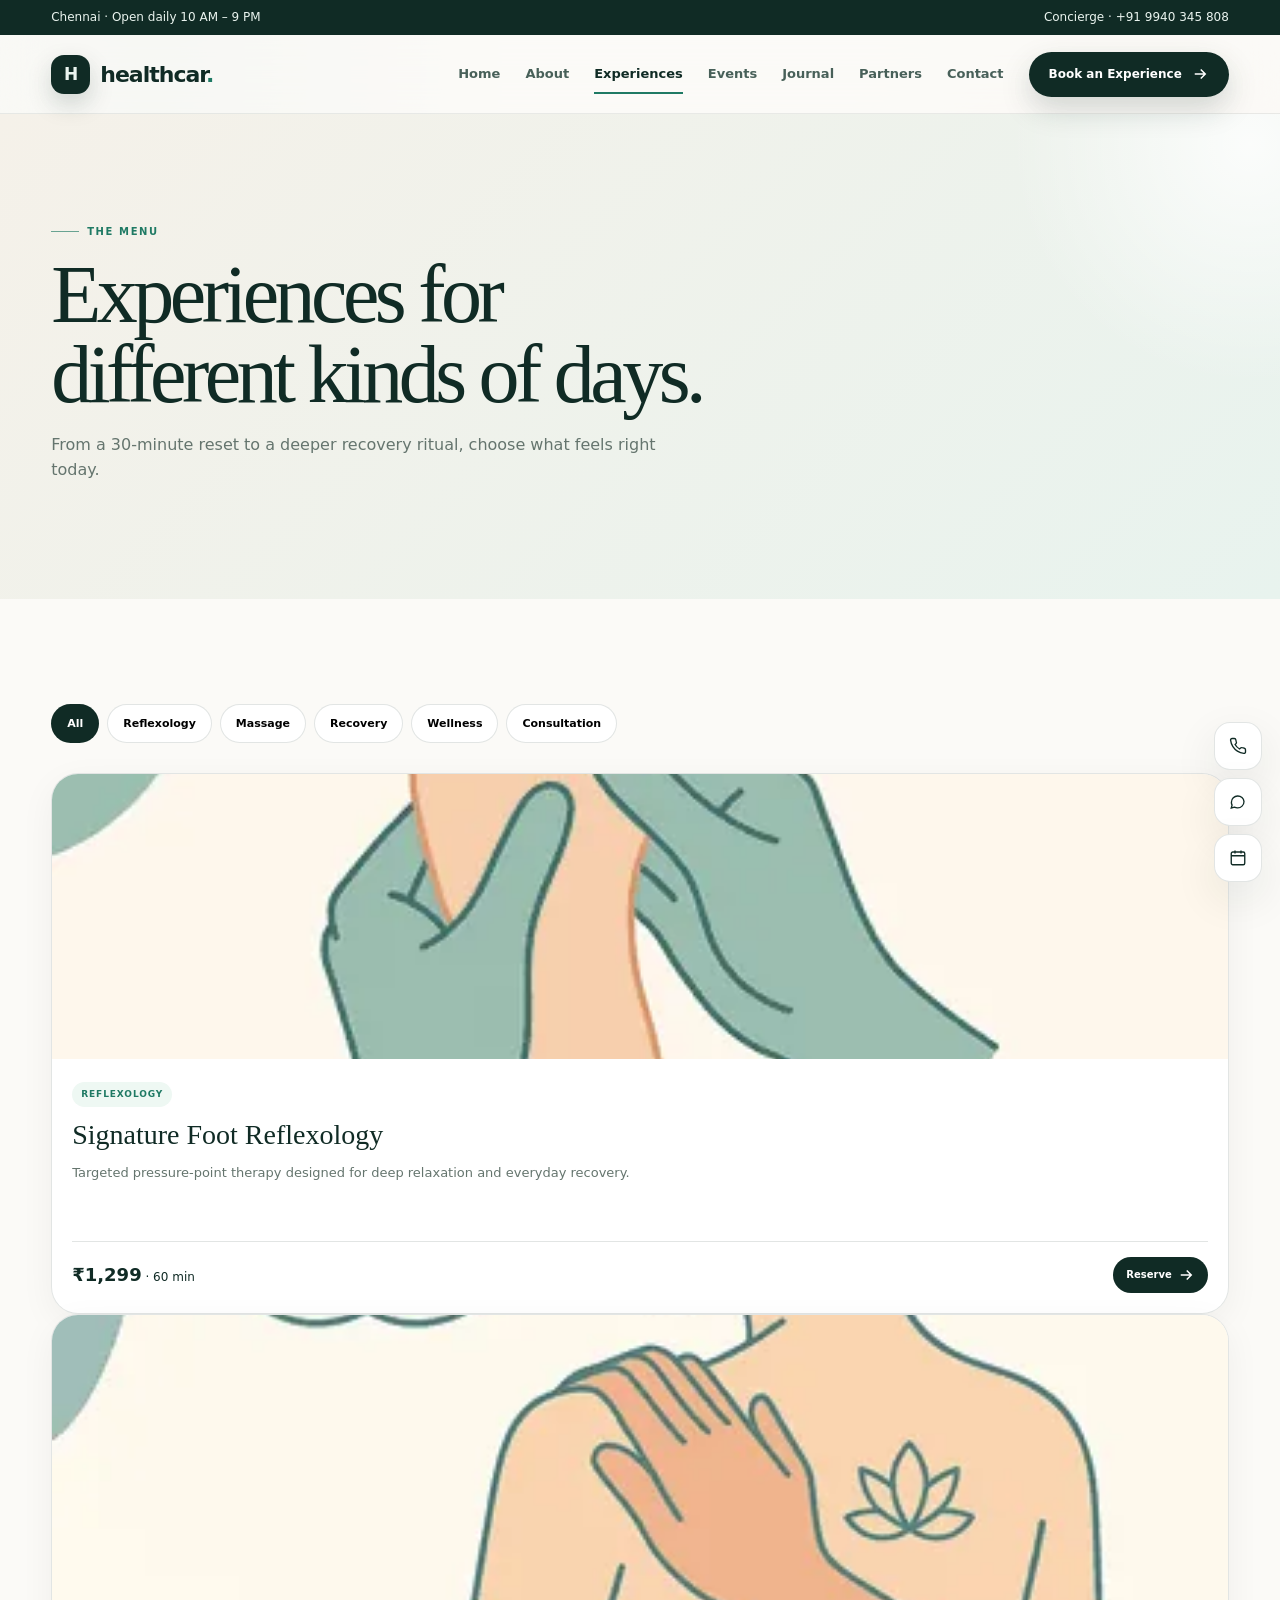
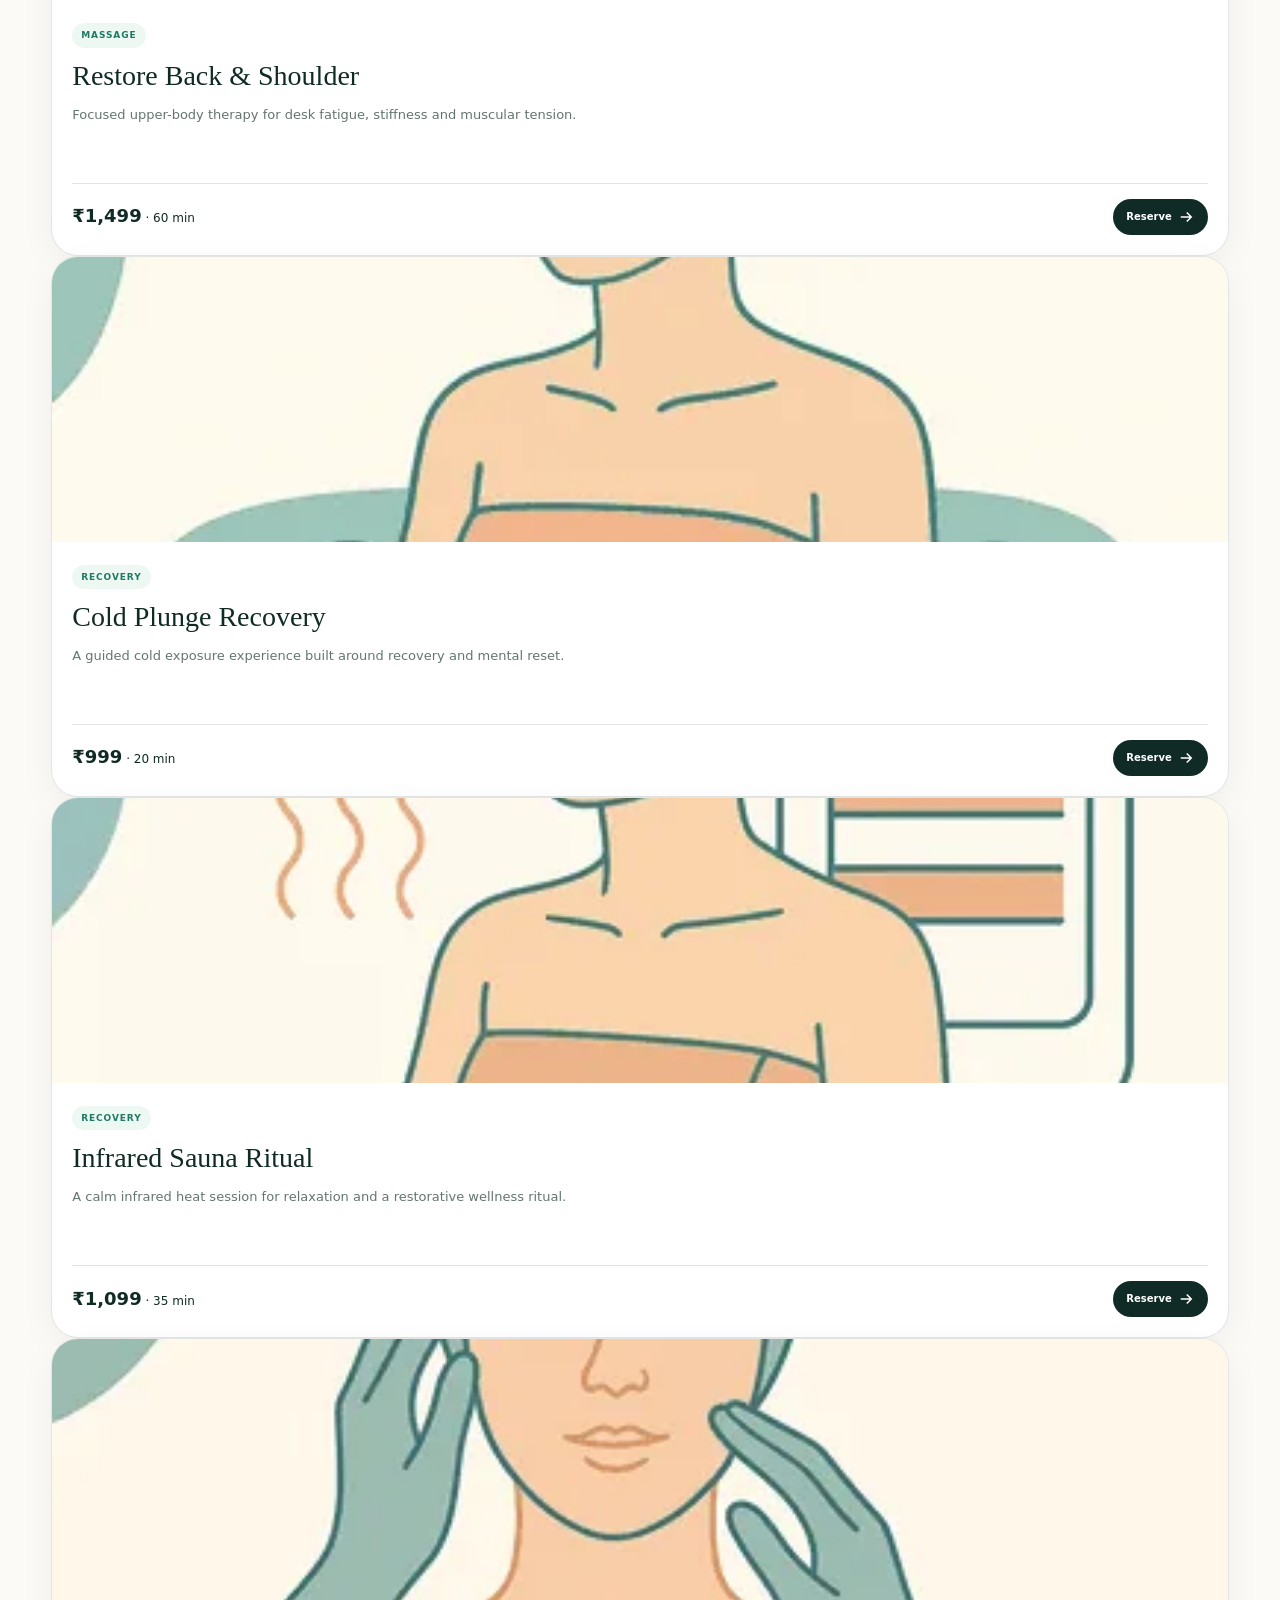
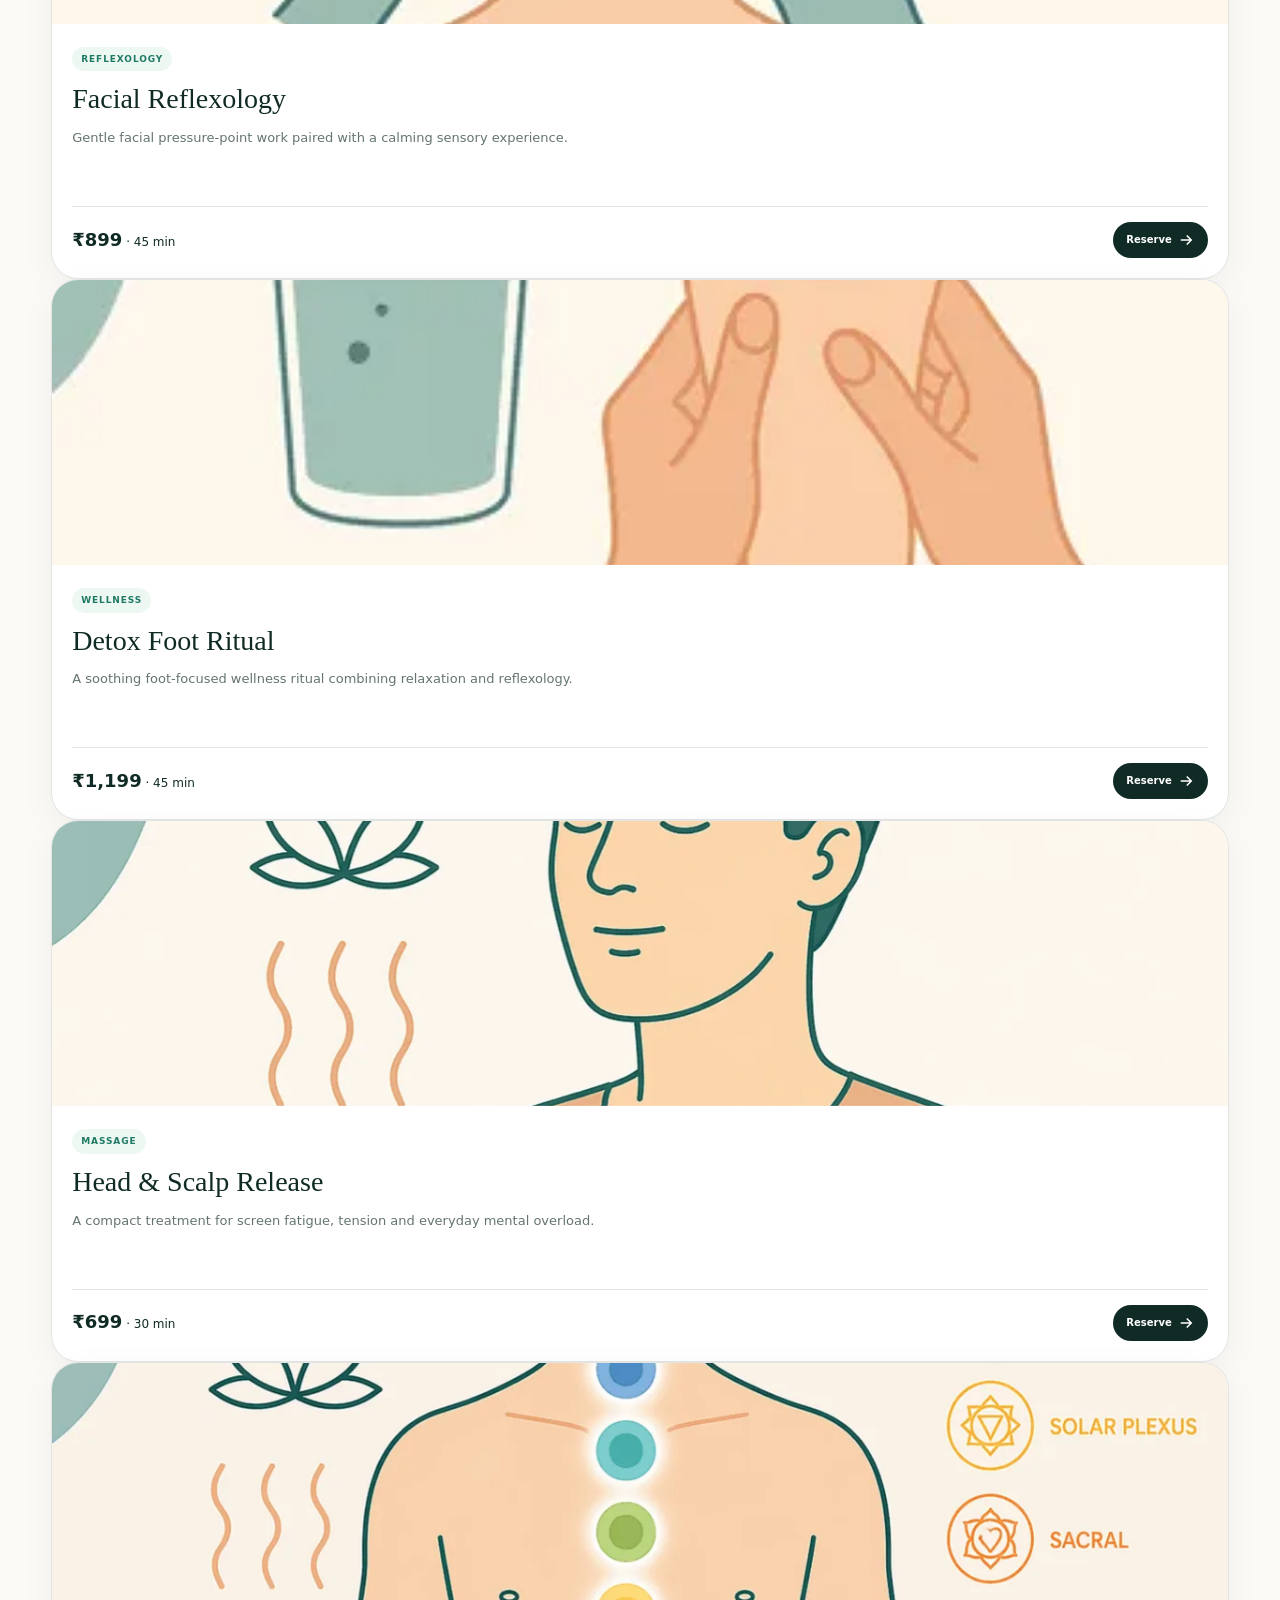
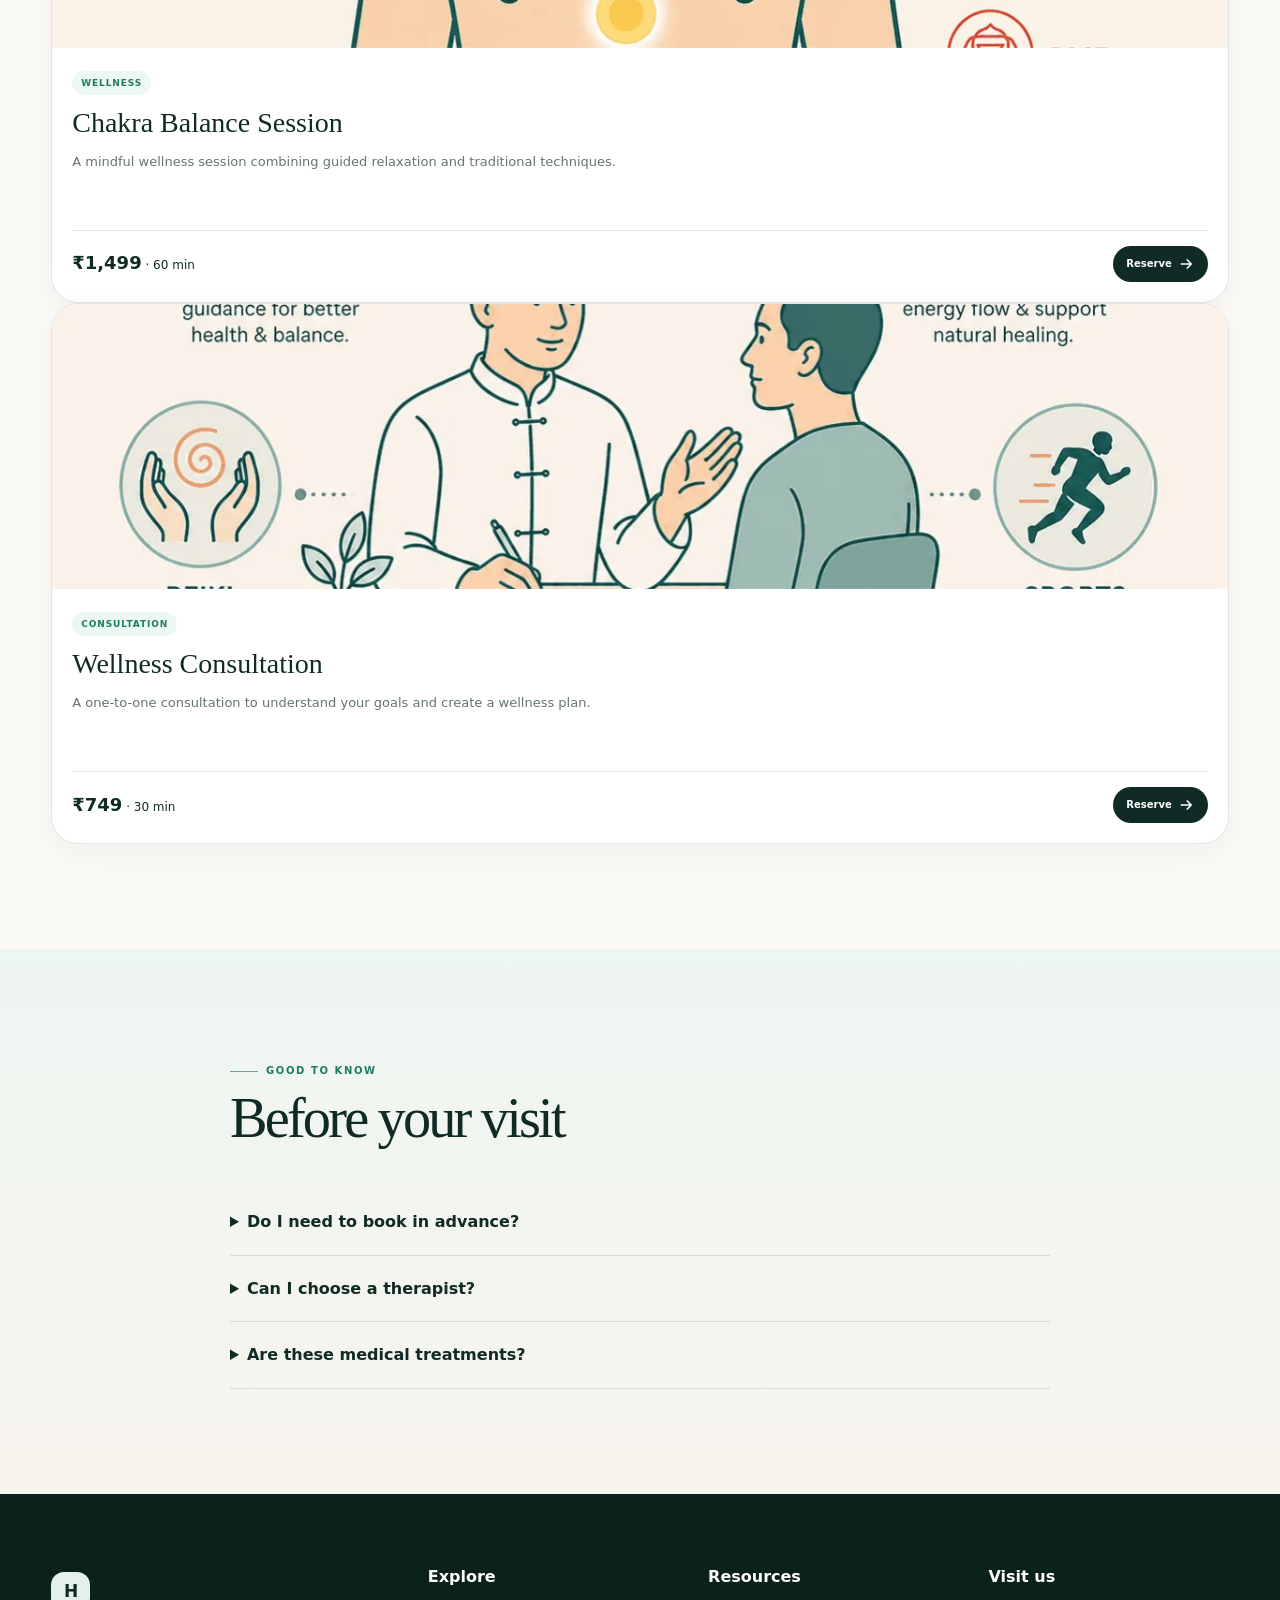
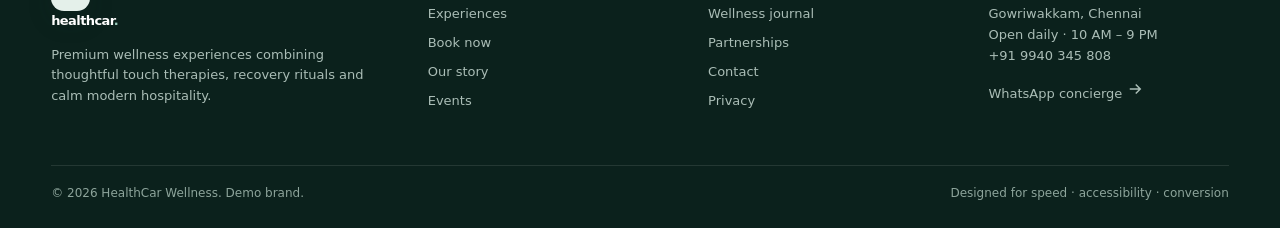
<file: services.html>
<!doctype html><html lang="en"><head><meta charset="utf-8"><meta name="viewport" content="width=device-width,initial-scale=1"><title>Experiences — HealthCar</title><meta name="description" content="Explore HealthCar reflexology, massage, recovery and wellness experiences in Chennai."><link rel="stylesheet" href="css/styles.css"></head><body><div id="site-nav"></div><section class="page-hero"><div class="container"><span class="eyebrow">The menu</span><h1>Experiences for<br>different kinds of days.</h1><p>From a 30-minute reset to a deeper recovery ritual, choose what feels right today.</p></div></section><section class="section"><div class="container"><div class="filterbar"><button class="filter active" data-cat="All">All</button><button class="filter" data-cat="Reflexology">Reflexology</button><button class="filter" data-cat="Massage">Massage</button><button class="filter" data-cat="Recovery">Recovery</button><button class="filter" data-cat="Wellness">Wellness</button><button class="filter" data-cat="Consultation">Consultation</button></div><div class="service-grid" id="service-list"></div></div></section><section class="section alt"><div class="container faq"><div class="section-head"><div><span class="eyebrow">Good to know</span><h2>Before your visit</h2></div></div><details><summary>Do I need to book in advance?</summary><p>Advance booking is recommended so you can choose your preferred time. Walk-ins are subject to availability.</p></details><details><summary>Can I choose a therapist?</summary><p>Therapist preferences can be requested during booking and are confirmed based on availability.</p></details><details><summary>Are these medical treatments?</summary><p>HealthCar offers wellness experiences and does not replace diagnosis or treatment from a qualified medical professional.</p></details></div></section><div id="site-footer"></div><script src="js/data.js"></script><script src="js/app.js"></script></body></html>
</file>
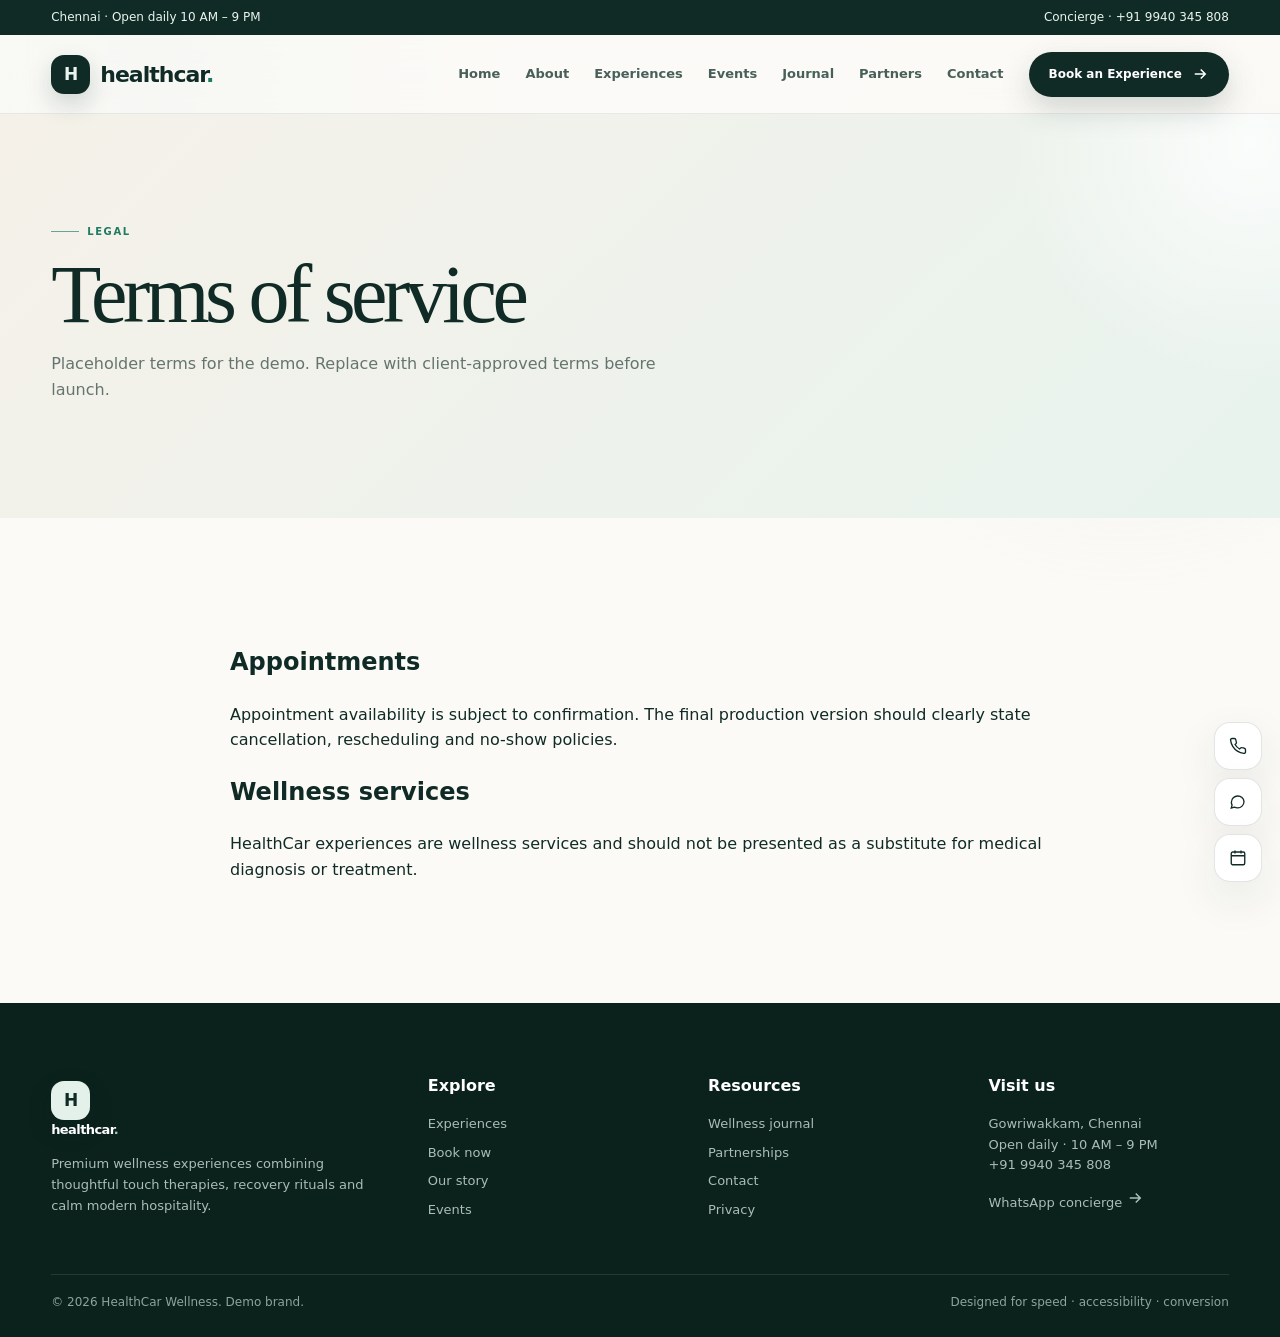
<file: terms.html>
<!doctype html><html lang="en"><head><meta charset="utf-8"><meta name="viewport" content="width=device-width,initial-scale=1"><title>Terms — HealthCar</title><link rel="stylesheet" href="css/styles.css"></head><body><div id="site-nav"></div><section class="page-hero"><div class="container"><span class="eyebrow">Legal</span><h1>Terms of service</h1><p>Placeholder terms for the demo. Replace with client-approved terms before launch.</p></div></section><section class="section"><div class="container" style="max-width:820px"><h2>Appointments</h2><p>Appointment availability is subject to confirmation. The final production version should clearly state cancellation, rescheduling and no-show policies.</p><h2>Wellness services</h2><p>HealthCar experiences are wellness services and should not be presented as a substitute for medical diagnosis or treatment.</p></div></section><div id="site-footer"></div><script src="js/data.js"></script><script src="js/app.js"></script></body></html>
</file>
<file: css/styles.css>
:root{
  --ink:#102b25;--ink-2:#173b32;--muted:#65756e;--sage:#dceee6;--mint:#eef8f3;--cream:#f5f1e9;--paper:#fbfaf7;
  --white:#fff;--accent:#1f7a64;--accent-2:#c88955;--line:rgba(16,43,37,.12);--glass:rgba(255,255,255,.72);
  --shadow:0 28px 90px rgba(16,43,37,.13);--shadow-soft:0 16px 45px rgba(16,43,37,.09);--radius:28px;
  --ease:cubic-bezier(.2,.75,.2,1)
}
*{box-sizing:border-box}html{scroll-behavior:smooth}body{margin:0;font-family:Inter,ui-sans-serif,system-ui,-apple-system,BlinkMacSystemFont,"Segoe UI",sans-serif;color:var(--ink);background:var(--paper);line-height:1.6;overflow-x:hidden}body:before{content:"";position:fixed;inset:0;pointer-events:none;z-index:-1;background:radial-gradient(circle at 12% 8%,rgba(199,222,211,.35),transparent 25%),radial-gradient(circle at 88% 30%,rgba(225,199,169,.16),transparent 25%)}
img{max-width:100%;display:block}a{color:inherit;text-decoration:none}button,input,select,textarea{font:inherit}.container{width:min(1200px,92%);margin:auto}.eyebrow{display:inline-flex;align-items:center;gap:8px;text-transform:uppercase;letter-spacing:.16em;font-size:10px;font-weight:900;color:var(--accent)}.eyebrow:before{content:"";width:28px;height:1px;background:currentColor;opacity:.65}.topbar{background:var(--ink);color:#eaf4ef;font-size:12px}.topbar .container{display:flex;justify-content:space-between;gap:20px;padding:8px 0}.nav{position:sticky;top:0;z-index:80;background:rgba(251,250,247,.76);backdrop-filter:blur(22px);-webkit-backdrop-filter:blur(22px);border-bottom:1px solid rgba(16,43,37,.08)}.nav-inner{height:78px;display:flex;align-items:center;justify-content:space-between;gap:30px}.brand{display:flex;align-items:center;gap:10px;font-weight:850;letter-spacing:-.045em;font-size:22px}.brand-mark{width:39px;height:39px;border-radius:13px;background:var(--ink);color:#eaf4ef;display:grid;place-items:center;font-size:17px;box-shadow:0 10px 25px rgba(16,43,37,.18)}.nav-links{display:flex;align-items:center;gap:25px;font-size:13px;font-weight:700}.nav-links>a{position:relative;color:#486059;transition:.25s}.nav-links>a:not(.nav-cta):after{content:"";position:absolute;left:0;bottom:-9px;width:100%;height:2px;background:var(--accent);transform:scaleX(0);transform-origin:left;transition:.3s var(--ease)}.nav-links>a:hover,.nav-links>a.active{color:var(--ink)}.nav-links>a:hover:after,.nav-links>a.active:after{transform:scaleX(1)}.nav-cta,.btn{display:inline-flex;align-items:center;justify-content:center;gap:9px;border:0;cursor:pointer;border-radius:999px;padding:13px 20px;font-size:12px;font-weight:850;transition:transform .3s var(--ease),box-shadow .3s,background .3s}.nav-cta{background:var(--ink);color:white!important;box-shadow:0 12px 30px rgba(16,43,37,.18)}.nav-cta:hover,.btn:hover{transform:translateY(-3px);box-shadow:0 14px 30px rgba(16,43,37,.16)}.menu{display:none;border:0;background:transparent;font-size:22px;color:var(--ink);cursor:pointer}
.hero{position:relative;min-height:760px;padding:74px 0 55px;overflow:hidden;background:linear-gradient(135deg,#f5f2eb 0%,#eaf4ef 55%,#f7f1e9 100%)}.hero:after{content:"";position:absolute;width:600px;height:600px;border-radius:50%;right:-250px;top:-250px;background:radial-gradient(circle,rgba(255,255,255,.9),transparent 67%);pointer-events:none}.hero-grid{display:grid;grid-template-columns:.92fr 1.08fr;align-items:center;gap:60px;position:relative;z-index:2}.hero-copy{position:relative;z-index:3}.hero h1{font-family:Georgia,"Times New Roman",serif;font-weight:500;letter-spacing:-.055em;font-size:clamp(58px,7vw,104px);line-height:.92;margin:20px 0 25px}.hero h1 em{color:var(--accent);font-style:italic}.lead{max-width:600px;color:#5c6c66;font-size:17px;line-height:1.75}.actions{display:flex;gap:10px;flex-wrap:wrap;margin:30px 0}.btn-primary{background:var(--ink);color:#fff}.btn-light{background:rgba(255,255,255,.76);color:var(--ink);border:1px solid rgba(16,43,37,.1)}.hero-meta{display:flex;gap:28px;flex-wrap:wrap;margin-top:30px}.metric strong{display:block;font-size:20px;letter-spacing:-.04em}.metric span{font-size:11px;color:var(--muted)}.hero-visual{position:relative;min-height:580px;perspective:1300px}.hero-media{height:570px;border-radius:38px;overflow:hidden;position:absolute;inset:0 35px 0 0;box-shadow:0 35px 100px rgba(16,43,37,.22);transform:rotateY(-7deg) rotateX(2deg);transition:transform .6s var(--ease);background:#ccd9d3}.hero-media:before{content:"";position:absolute;inset:0;background:linear-gradient(180deg,transparent 45%,rgba(9,30,25,.42));z-index:1}.hero-media img{width:100%;height:100%;object-fit:cover;filter:saturate(.9) contrast(1.03);animation:heroZoom 12s ease-in-out infinite alternate}.hero-glow{position:absolute;width:210px;height:210px;border-radius:50%;right:-10px;top:45px;background:radial-gradient(circle at 35% 35%,#fff,rgba(179,220,204,.55) 35%,rgba(179,220,204,0) 70%);filter:blur(1px);z-index:3;animation:float 5s ease-in-out infinite}.orb{position:absolute;right:0;bottom:28px;width:185px;height:185px;transform-style:preserve-3d;z-index:5;animation:orbFloat 7s ease-in-out infinite}.orb-core{position:absolute;inset:20px;border-radius:50%;background:radial-gradient(circle at 35% 30%,#f9ffff 0 7%,#a8d3c2 22%,#5c9d86 55%,#173e34 100%);box-shadow:inset -18px -22px 40px rgba(7,36,28,.3),0 25px 60px rgba(20,91,72,.28);transform:translateZ(35px)}.orb-ring{position:absolute;inset:4px;border:1px solid rgba(31,122,100,.42);border-radius:50%;transform:rotateX(68deg) rotateY(12deg);animation:spin 9s linear infinite}.orb-ring.r2{inset:-14px;transform:rotateY(70deg) rotateZ(25deg);animation-duration:12s;animation-direction:reverse}.orb-dot{position:absolute;width:12px;height:12px;border-radius:50%;background:#e8b27d;box-shadow:0 0 20px rgba(232,178,125,.8);top:4px;left:84px;transform:translateZ(80px)}.floating-card{position:absolute;z-index:6;left:-35px;bottom:62px;width:240px;background:rgba(255,253,249,.9);backdrop-filter:blur(18px);border:1px solid rgba(255,255,255,.9);border-radius:22px;padding:17px;box-shadow:var(--shadow-soft);animation:float 5.5s ease-in-out infinite}.floating-card strong{display:block;font-family:Georgia,serif;font-size:17px;line-height:1.25}.stars{color:#d0925c;letter-spacing:2px;font-size:12px}.floating-card .micro{font-size:11px;color:var(--muted);margin-top:5px}.hero-particles{position:absolute;inset:0;width:100%;height:100%;z-index:1;opacity:.45}
.contact-rail{position:relative;z-index:10;background:var(--ink);color:#fff;box-shadow:0 18px 50px rgba(16,43,37,.18)}.contact-rail .container{display:grid;grid-template-columns:1.1fr 1fr 1fr 1fr;align-items:center}.contact-intro{padding:20px 25px 20px 0}.contact-intro small{display:block;color:#9db1aa;font-size:10px;text-transform:uppercase;letter-spacing:.16em;font-weight:800}.contact-intro strong{font-family:Georgia,serif;font-size:22px;font-weight:500}.contact-link{display:flex;align-items:center;gap:12px;padding:20px;border-left:1px solid rgba(255,255,255,.1);transition:.3s}.contact-link:hover{background:rgba(255,255,255,.06);padding-left:26px}.contact-icon{width:37px;height:37px;border-radius:12px;background:rgba(255,255,255,.08);display:grid;place-items:center}.contact-link small{display:block;color:#9db1aa;font-size:10px}.contact-link strong{font-size:13px}
.section{padding:105px 0}.section.alt{background:linear-gradient(180deg,#eef6f2,#f7f4ed)}.section-head{display:flex;justify-content:space-between;align-items:end;gap:30px;margin-bottom:42px}.section-head h2{font-family:Georgia,"Times New Roman",serif;font-weight:500;font-size:clamp(38px,4.4vw,64px);letter-spacing:-.05em;line-height:1.02;margin:10px 0 0}.section-head p{max-width:420px;color:var(--muted);font-size:14px}.intent-grid{display:grid;grid-template-columns:repeat(4,1fr);gap:13px}.intent{min-height:230px;border:1px solid var(--line);border-radius:25px;padding:24px;position:relative;overflow:hidden;background:rgba(255,255,255,.56);transition:.45s var(--ease);transform-style:preserve-3d}.intent:before{content:"";position:absolute;width:180px;height:180px;border-radius:50%;right:-80px;bottom:-90px;background:radial-gradient(circle,rgba(155,205,189,.45),transparent 70%);transition:.5s}.intent:hover{transform:translateY(-9px) rotateX(3deg);box-shadow:var(--shadow-soft);background:white}.intent:hover:before{transform:scale(1.4)}.intent .num{font-size:11px;color:var(--accent);font-weight:900}.intent h3{font-family:Georgia,serif;font-size:35px;font-weight:500;margin:65px 0 3px}.intent p{color:var(--muted);font-size:13px;margin:0}.service-stage{position:relative}.service-carousel{display:grid;grid-template-columns:repeat(3,1fr);gap:18px;perspective:1200px}.service-card{border:1px solid var(--line);border-radius:27px;overflow:hidden;background:#fff;box-shadow:0 10px 35px rgba(16,43,37,.05);transition:transform .55s var(--ease),box-shadow .4s;transform-style:preserve-3d}.service-card:hover{transform:translateY(-10px) rotateX(2deg) rotateY(-2deg);box-shadow:var(--shadow)}.service-card img{width:100%;height:285px;object-fit:cover;transition:transform .8s var(--ease);will-change:transform}.service-card:hover img{transform:scale(1.055)}.service-body{padding:20px}.tag{display:inline-flex;padding:5px 9px;border-radius:999px;background:var(--mint);color:var(--accent);font-size:9px;text-transform:uppercase;letter-spacing:.1em;font-weight:900}.service-body h3{font-family:Georgia,serif;font-weight:500;font-size:28px;line-height:1.1;margin:13px 0 8px}.service-body p{font-size:13px;color:var(--muted);min-height:62px}.price-row{display:flex;align-items:center;justify-content:space-between;gap:10px;border-top:1px solid var(--line);padding-top:15px;margin-top:16px;font-size:12px}.price{font-size:18px;font-weight:850}.small-btn{display:inline-flex;align-items:center;gap:5px;padding:9px 13px;border-radius:999px;background:var(--ink);color:white;font-size:10px;font-weight:850;transition:.25s}.small-btn:hover{transform:translateY(-2px);box-shadow:0 8px 20px rgba(16,43,37,.17)}.carousel-controls{display:flex;justify-content:center;gap:8px;margin-top:22px}.carousel-btn{width:43px;height:43px;border-radius:50%;border:1px solid var(--line);background:white;color:var(--ink);cursor:pointer;transition:.25s}.carousel-btn:hover{background:var(--ink);color:white;transform:translateY(-2px)}
.story-grid{display:grid;grid-template-columns:1fr 1fr;gap:70px;align-items:center}.photo-stack{position:relative;padding-right:75px}.photo-stack img.main{height:560px;width:100%;object-fit:cover;border-radius:30px;box-shadow:var(--shadow)}.photo-stack img.small{position:absolute;width:230px;height:280px;object-fit:cover;right:0;bottom:-35px;border:12px solid var(--paper);border-radius:25px;box-shadow:var(--shadow-soft)}.benefits{display:grid;grid-template-columns:1fr 1fr;gap:25px;margin-top:28px}.benefit{display:flex;gap:13px}.benefit .icon{width:36px;height:36px;border-radius:12px;background:var(--sage);display:grid;place-items:center;font-size:10px;font-weight:900;flex:none}.benefit h4{margin:0 0 3px;font-size:14px}.benefit p{margin:0;color:var(--muted);font-size:12px}
.review-wrap{overflow:hidden}.review-track{display:flex;gap:16px;transition:transform .65s var(--ease)}.review{min-width:calc(33.333% - 11px);background:white;border:1px solid var(--line);border-radius:25px;padding:27px;box-shadow:0 8px 28px rgba(16,43,37,.04)}.review p{font-family:Georgia,serif;font-size:21px;line-height:1.35;min-height:115px}.review small{color:var(--muted)}.review-controls{display:flex;justify-content:flex-end;gap:8px;margin-top:20px}
.booking{position:relative;overflow:hidden;background:radial-gradient(circle at 80% 20%,rgba(97,157,135,.25),transparent 28%),linear-gradient(135deg,#102b25,#173f34);color:white;border-radius:35px;padding:55px;display:grid;grid-template-columns:1fr .8fr;gap:50px;align-items:center;box-shadow:var(--shadow)}.booking:before{content:"";position:absolute;width:500px;height:500px;border:1px solid rgba(255,255,255,.08);border-radius:50%;right:-250px;top:-250px}.booking h2{font-family:Georgia,serif;font-size:clamp(42px,5vw,68px);line-height:.98;font-weight:500;margin:15px 0}.booking p{color:#b9c8c2;max-width:470px}.booking-panel{position:relative;z-index:2;background:rgba(255,253,249,.98);color:var(--ink);border-radius:25px;padding:25px;box-shadow:0 20px 60px rgba(0,0,0,.18)}.booking-panel label{font-size:11px;font-weight:850;display:block;margin:0 0 7px}.booking-panel select,.booking-panel input{width:100%;padding:13px;border:1px solid var(--line);border-radius:12px;background:white;margin-bottom:14px}.booking-panel .row{display:grid;grid-template-columns:1fr 1fr;gap:12px}
.page-hero{position:relative;overflow:hidden;padding:100px 0;background:linear-gradient(135deg,#f5f1e9,#e8f3ee)}.page-hero:after{content:"";position:absolute;width:500px;height:500px;border-radius:50%;right:-220px;top:-220px;background:radial-gradient(circle,rgba(255,255,255,.8),transparent 68%)}.page-hero h1{font-family:Georgia,serif;font-weight:500;font-size:clamp(48px,6.5vw,82px);margin:15px 0;line-height:.98;letter-spacing:-.055em;position:relative;z-index:1}.page-hero p{color:var(--muted);max-width:650px;position:relative;z-index:1}.filterbar{display:flex;gap:8px;flex-wrap:wrap;margin-bottom:30px}.filter{border:1px solid var(--line);background:white;padding:10px 15px;border-radius:999px;font-weight:750;font-size:11px;cursor:pointer;transition:.25s}.filter:hover,.filter.active{background:var(--ink);color:white}.form-card{max-width:840px;margin:auto;background:white;border:1px solid var(--line);border-radius:30px;padding:30px;box-shadow:var(--shadow-soft)}.form-grid{display:grid;grid-template-columns:1fr 1fr;gap:16px}.form-group label{display:block;font-size:11px;font-weight:850;margin-bottom:7px}.form-group input,.form-group select,.form-group textarea{width:100%;padding:13px;border:1px solid var(--line);border-radius:12px;outline:none;background:#fff;transition:.25s}.form-group input:focus,.form-group select:focus,.form-group textarea:focus{border-color:var(--accent);box-shadow:0 0 0 4px rgba(31,122,100,.08)}.form-group textarea{min-height:140px;resize:vertical}.full{grid-column:1/-1}.notice{padding:15px 18px;background:var(--mint);border-radius:15px;color:#45635a;font-size:13px;margin-bottom:18px}.blog-grid{display:grid;grid-template-columns:repeat(3,1fr);gap:18px}.blog-card{border:1px solid var(--line);border-radius:24px;overflow:hidden;background:white;transition:.4s var(--ease)}.blog-card:hover{transform:translateY(-8px);box-shadow:var(--shadow-soft)}.blog-card img{height:220px;width:100%;object-fit:cover}.blog-card div{padding:22px}.blog-card h3{font-family:Georgia,serif;font-size:25px;line-height:1.15;margin:10px 0}.blog-card p{color:var(--muted);font-size:13px}.event-grid{display:grid;grid-template-columns:1fr 1fr;gap:18px}.event{background:white;border:1px solid var(--line);border-radius:24px;padding:28px;display:flex;gap:22px;transition:.4s var(--ease)}.event:hover{transform:translateY(-7px);box-shadow:var(--shadow-soft)}.date{min-width:75px;height:80px;border-radius:18px;background:var(--sage);display:grid;place-items:center;text-align:center;font-weight:800}.date strong{font-size:26px;line-height:1}.faq{max-width:820px;margin:auto}.faq details{border-bottom:1px solid var(--line);padding:20px 0}.faq summary{cursor:pointer;font-weight:800}.footer{background:#0b211c;color:#dce8e3;padding:70px 0 25px}.footer-grid{display:grid;grid-template-columns:1.4fr 1fr 1fr 1fr;gap:40px}.footer h4{color:white;margin:0 0 15px}.footer a{display:block;color:#aabdb6;margin:8px 0;font-size:13px}.footer p{color:#aabdb6;font-size:13px;max-width:340px}.copyright{border-top:1px solid rgba(255,255,255,.1);margin-top:45px;padding-top:18px;font-size:12px;color:#8da49b;display:flex;justify-content:space-between}.toast{position:fixed;right:22px;bottom:22px;background:var(--ink);color:white;padding:14px 18px;border-radius:14px;box-shadow:var(--shadow);transform:translateY(130px);transition:.3s;z-index:100}.toast.show{transform:none}.reveal{opacity:0;transform:translateY(28px) scale(.985);transition:opacity .75s var(--ease),transform .75s var(--ease)}.reveal.visible{opacity:1;transform:none}.stagger>*{transition-delay:calc(var(--i,0) * 80ms)}.cursor-glow{position:fixed;width:260px;height:260px;border-radius:50%;pointer-events:none;background:radial-gradient(circle,rgba(139,196,176,.16),transparent 65%);transform:translate(-50%,-50%);z-index:0;mix-blend-mode:multiply}.scroll-progress{position:fixed;left:0;top:0;height:3px;background:linear-gradient(90deg,var(--accent),#e0a875);z-index:100;width:0}.floating-actions{position:fixed;right:18px;bottom:18px;z-index:70;display:flex;flex-direction:column;gap:8px}.floating-actions a{width:48px;height:48px;border-radius:16px;background:white;border:1px solid var(--line);box-shadow:var(--shadow-soft);display:grid;place-items:center;transition:.25s}.floating-actions a:hover{transform:translateY(-3px) scale(1.04);background:var(--ink);color:white}.mini-icon{width:18px;height:18px}.hide{display:none!important}
@keyframes heroZoom{from{transform:scale(1)}to{transform:scale(1.065)}}@keyframes float{0%,100%{transform:translateY(0)}50%{transform:translateY(-13px)}}@keyframes orbFloat{0%,100%{transform:translateY(0) rotateZ(0)}50%{transform:translateY(-18px) rotateZ(8deg)}}@keyframes spin{to{transform:rotateX(68deg) rotateY(12deg) rotateZ(360deg)}}
@media(max-width:1000px){.hero-grid{grid-template-columns:1fr}.hero{min-height:auto}.hero-copy{max-width:800px}.hero-visual{min-height:580px}.hero-media{inset:0 20px 0 0}.contact-rail .container{grid-template-columns:1fr 1fr}.contact-intro{grid-column:1/-1;border-bottom:1px solid rgba(255,255,255,.1)}.service-carousel{grid-template-columns:1fr 1fr}.review{min-width:calc(50% - 8px)}.story-grid{grid-template-columns:1fr}.footer-grid{grid-template-columns:1fr 1fr}}
@media(max-width:700px){.topbar .container{display:none}.nav-inner{height:68px}.menu{display:block}.nav-links{display:none;position:absolute;top:68px;left:0;right:0;background:rgba(251,250,247,.98);backdrop-filter:blur(20px);padding:15px 4%;border-bottom:1px solid var(--line);flex-direction:column;align-items:stretch;gap:4px;box-shadow:0 20px 35px rgba(16,43,37,.08)}.nav-links.mobile{display:flex}.nav-links>a{padding:12px}.nav-links>a:after{display:none}.nav-cta{text-align:center}.hero{padding:42px 0 45px}.hero h1{font-size:58px}.hero-visual{min-height:500px}.hero-media{height:490px;border-radius:28px;inset:0}.hero-glow{right:-15px}.orb{width:130px;height:130px;right:-5px;bottom:10px}.floating-card{left:10px;bottom:35px;width:205px}.contact-rail .container{grid-template-columns:1fr 1fr}.contact-link{padding:15px}.section{padding:75px 0}.section-head{display:block;margin-bottom:30px}.section-head p{margin-top:14px}.intent-grid{grid-template-columns:1fr 1fr}.intent{min-height:200px}.intent h3{margin-top:45px}.service-carousel{grid-template-columns:1fr}.review{min-width:100%}.booking{grid-template-columns:1fr;padding:30px;gap:28px}.booking-panel .row{grid-template-columns:1fr}.photo-stack{padding-right:30px}.photo-stack img.main{height:440px}.photo-stack img.small{width:170px;height:220px}.form-grid,.event-grid,.blog-grid,.footer-grid{grid-template-columns:1fr}.full{grid-column:auto}.floating-actions{right:12px;bottom:12px}.page-hero{padding:70px 0}.page-hero h1{font-size:54px}}
@media(max-width:480px){.container{width:min(94%,1200px)}.hero h1{font-size:50px}.hero-media{height:430px}.hero-visual{min-height:445px}.hero-meta{gap:16px}.intent-grid{grid-template-columns:1fr}.contact-rail .container{grid-template-columns:1fr}.contact-intro{grid-column:auto}.contact-link{border-left:0;border-top:1px solid rgba(255,255,255,.1)}.section-head h2{font-size:42px}.benefits{grid-template-columns:1fr}.copyright{display:block}.copyright span{display:block;margin-top:8px}}
@media(prefers-reduced-motion:reduce){*,*:before,*:after{scroll-behavior:auto!important;animation:none!important;transition:none!important}.reveal{opacity:1;transform:none}.cursor-glow,.hero-particles{display:none}}
</file>
